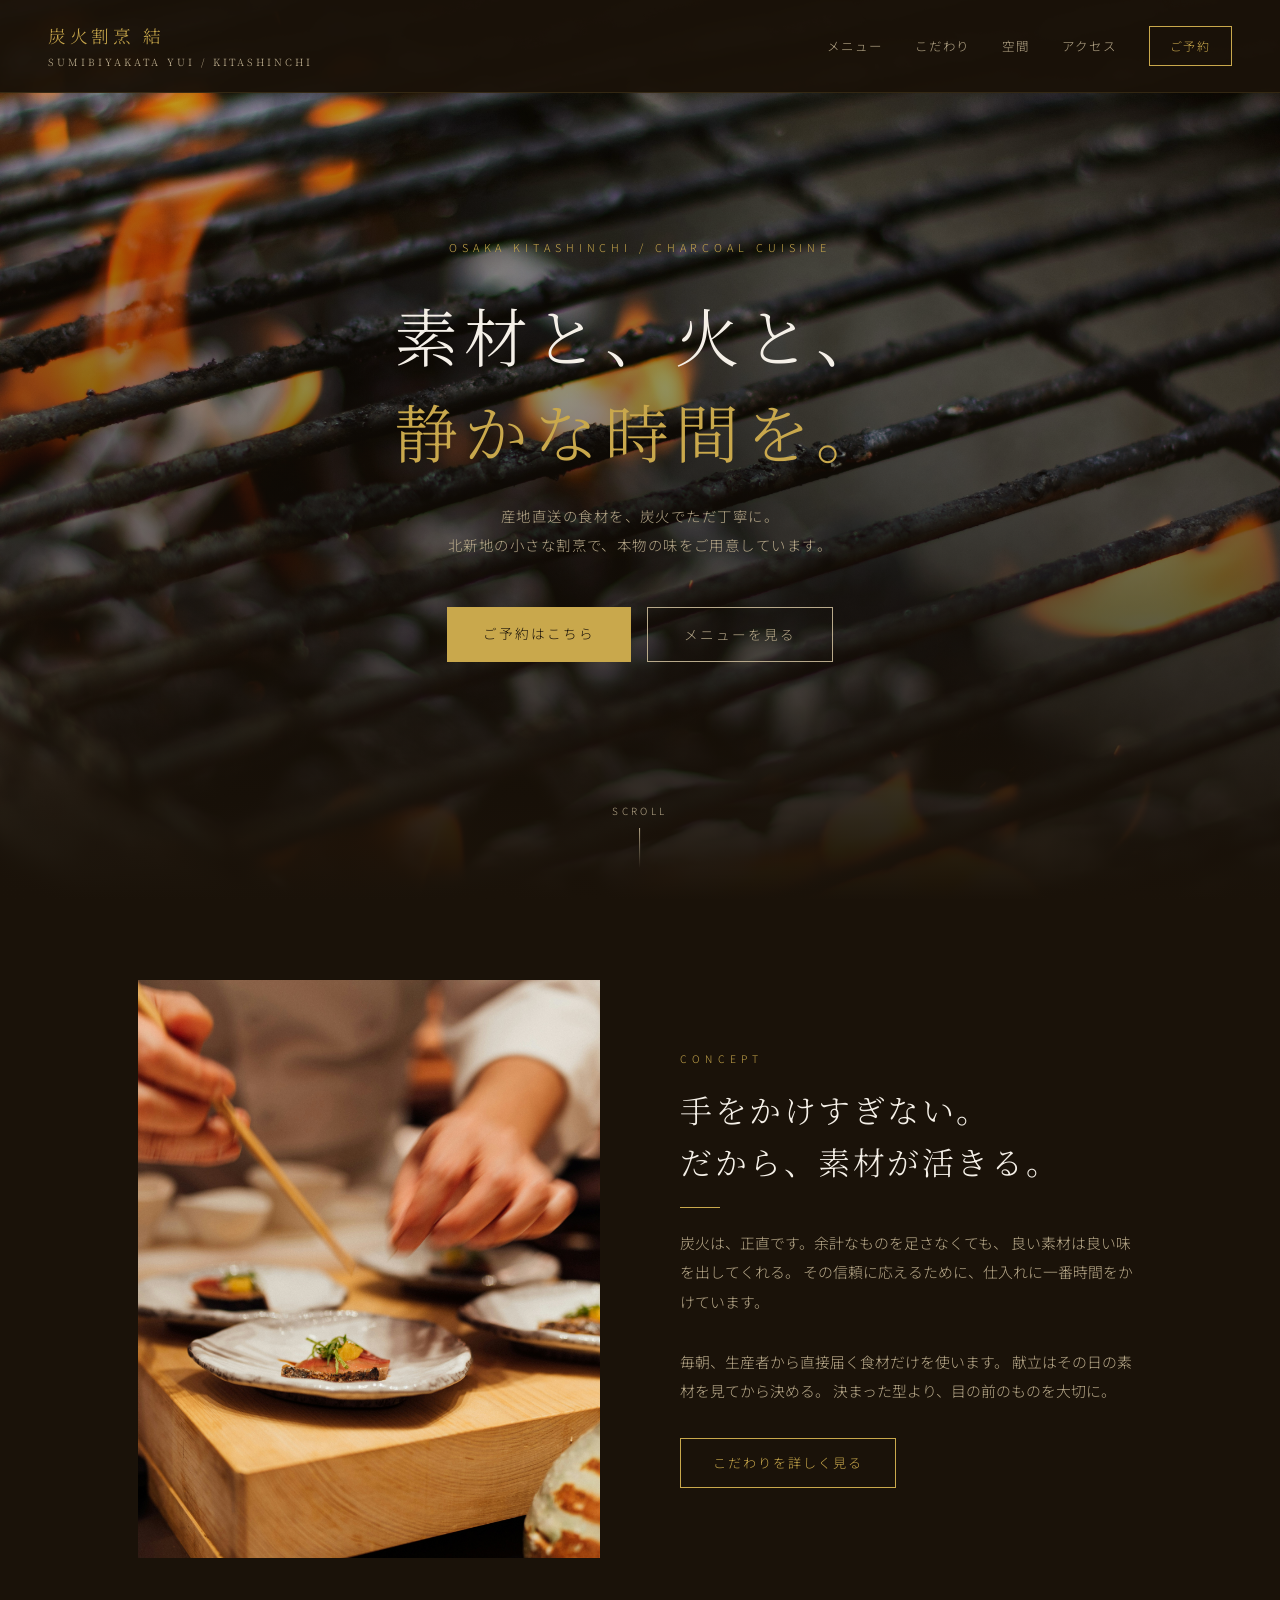
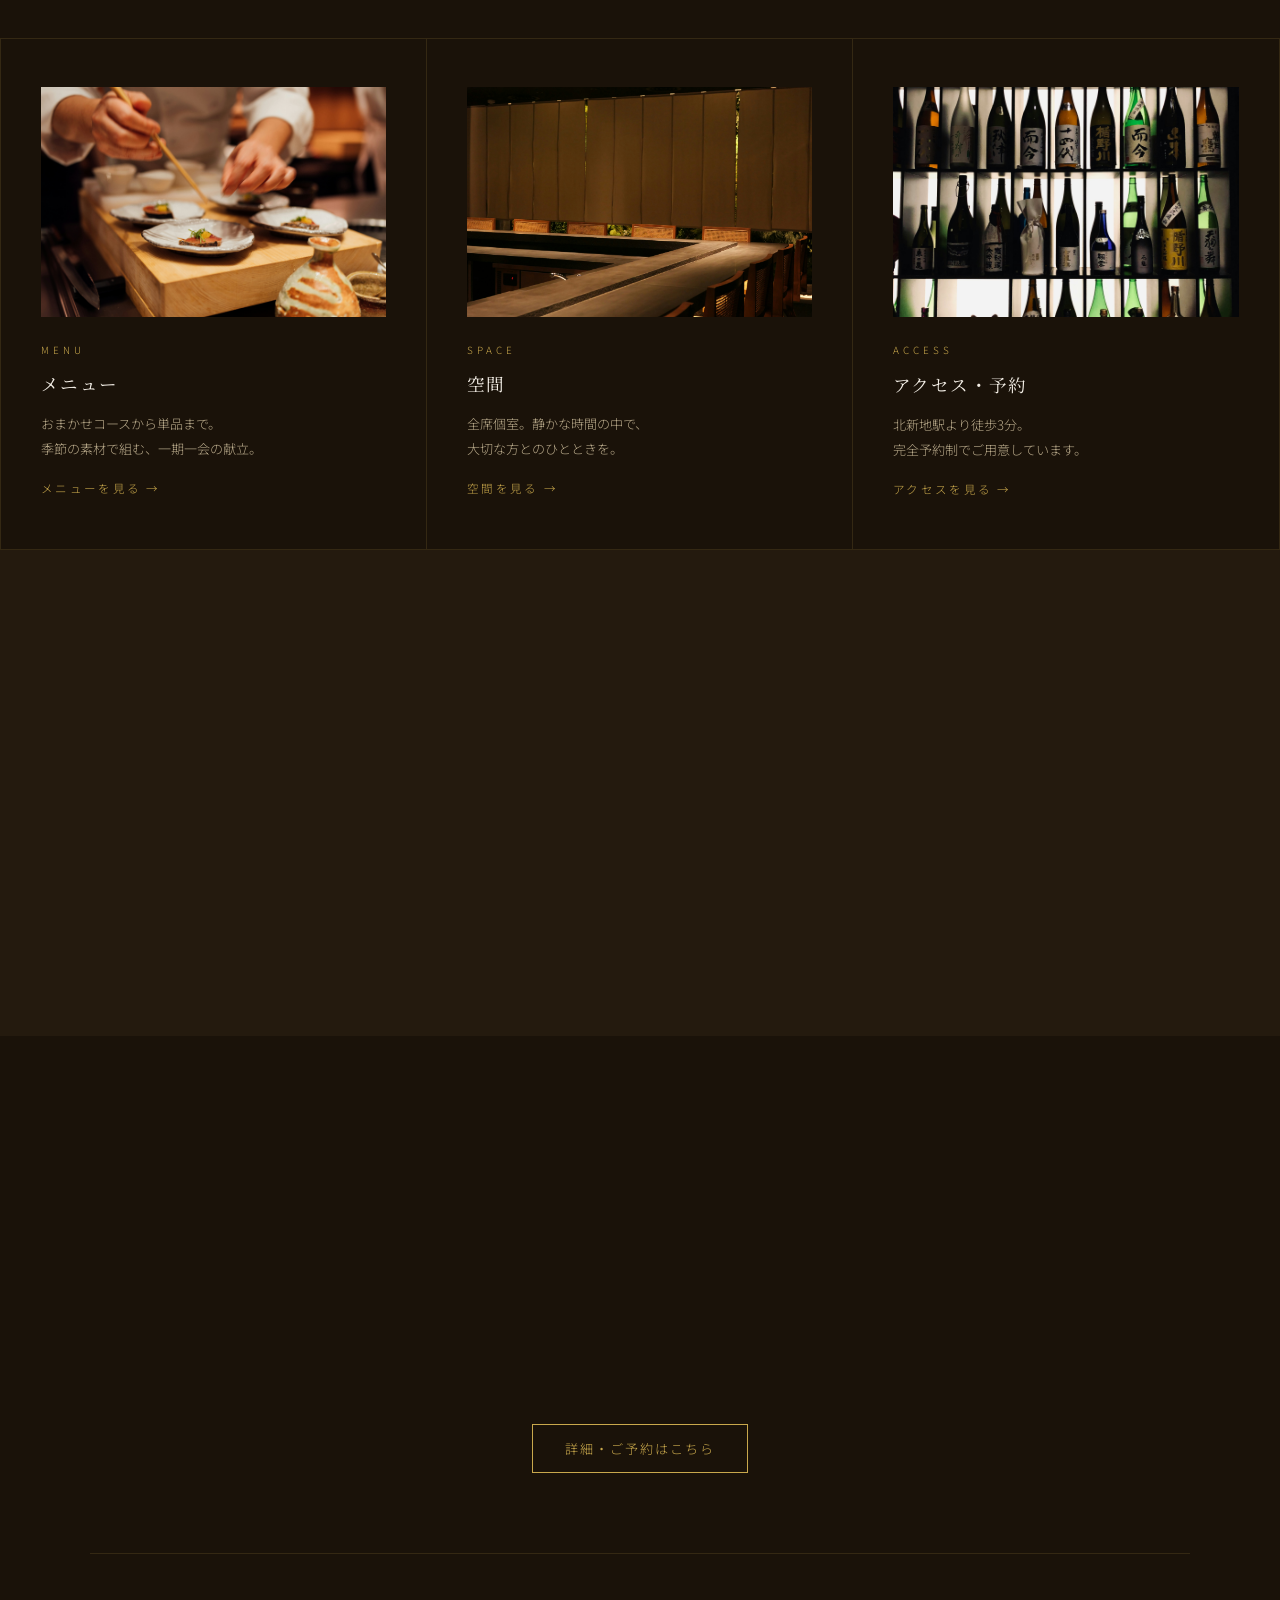
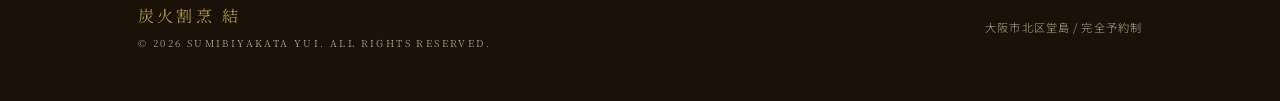
<file: index.html>
<!DOCTYPE html>
<html lang="ja">
<head>
  <meta charset="UTF-8">
  <meta name="viewport" content="width=device-width, initial-scale=1.0">
  <title>炭火割烹 結 | 大阪・北新地</title>
  <link rel="preconnect" href="https://fonts.googleapis.com">
  <link rel="preconnect" href="https://fonts.gstatic.com" crossorigin>
  <link href="https://fonts.googleapis.com/css2?family=Noto+Serif+JP:wght@300;400;600&family=Noto+Sans+JP:wght@300;400&display=swap" rel="stylesheet">
  <link rel="stylesheet" href="style.css">
  <style>
    /* ── ヒーロー ── */
    .hero {
      height: 100vh;
      display: flex;
      align-items: center;
      justify-content: center;
      text-align: center;
      position: relative;
      overflow: hidden;
    }
    .hero-bg {
      position: absolute;
      inset: 0;
      /* Unsplash License: free for commercial use, no attribution required */
      background:
        linear-gradient(to bottom, rgba(26,18,9,0.2) 0%, rgba(26,18,9,0.55) 55%, var(--bg) 100%),
        url('photo/grill.jpg') center/cover no-repeat;
    }
    .hero-content {
      position: relative;
      z-index: 1;
    }
    .hero-tag {
      font-size: 0.68rem;
      letter-spacing: 0.45em;
      color: var(--gold);
      margin-bottom: 28px;
    }
    .hero h1 {
      font-family: var(--serif);
      font-size: clamp(2.4rem, 5vw, 4rem);
      font-weight: 300;
      letter-spacing: 0.1em;
      line-height: 1.5;
      margin-bottom: 24px;
    }
    .hero h1 em {
      font-style: normal;
      color: var(--gold);
    }
    .hero-sub {
      font-size: 0.9rem;
      color: var(--text-muted);
      letter-spacing: 0.1em;
      margin-bottom: 48px;
      line-height: 2;
    }
    .hero-btns {
      display: flex;
      gap: 16px;
      justify-content: center;
    }
    .btn-secondary {
      display: inline-block;
      border: 1px solid var(--text-muted);
      color: var(--text-muted);
      padding: 14px 36px;
      font-size: 0.85rem;
      letter-spacing: 0.15em;
      text-decoration: none;
      transition: all 0.2s;
    }
    .btn-secondary:hover { border-color: var(--gold); color: var(--gold); }
    .scroll-hint {
      position: absolute;
      bottom: 32px;
      left: 50%;
      transform: translateX(-50%);
      display: flex;
      flex-direction: column;
      align-items: center;
      gap: 8px;
      color: var(--text-muted);
      font-size: 0.62rem;
      letter-spacing: 0.35em;
    }
    .scroll-hint::after {
      content: '';
      display: block;
      width: 1px;
      height: 40px;
      background: linear-gradient(to bottom, var(--text-muted), transparent);
      animation: scrollLine 1.6s ease-in-out infinite;
    }
    @keyframes scrollLine {
      0%   { opacity: 1; transform: scaleY(1);   transform-origin: top; }
      100% { opacity: 0; transform: scaleY(0);   transform-origin: top; }
    }

    /* ── コンセプト ── */
    .concept-inner {
      display: grid;
      grid-template-columns: 1fr 1fr;
      gap: 80px;
      align-items: center;
    }
    .concept-img {
      aspect-ratio: 4/5;
      /* Unsplash License: free for commercial use, no attribution required */
      background: url('photo/dish.jpg') center/cover no-repeat;
      position: relative;
    }
    .concept-img::after {
      content: '';
    }

    /* ── ピックアップリンク ── */
    .pickup-grid {
      display: grid;
      grid-template-columns: repeat(3, 1fr);
      gap: 0;
      margin-top: 0;
      border: 1px solid rgba(201,168,76,0.15);
    }
    .pickup-item {
      padding: 48px 40px;
      border-right: 1px solid rgba(201,168,76,0.15);
      text-decoration: none;
      color: var(--text);
      transition: background 0.2s;
      display: block;
    }
    .pickup-item:last-child { border-right: none; }
    .pickup-item:hover { background: var(--bg-mid); }
    .pickup-thumb {
      aspect-ratio: 3/2;
      background-size: cover;
      background-position: center;
      margin-bottom: 24px;
      position: relative;
    }
    .pickup-thumb::after {
      content: '';
    }
    /* Unsplash License: free for commercial use, no attribution required */
    .pickup-item:nth-child(1) .pickup-thumb {
      background-image: url('photo/dish.jpg');
    }
    .pickup-item:nth-child(2) .pickup-thumb {
      background-image: url('photo/enter.jpg');
    }
    .pickup-item:nth-child(3) .pickup-thumb {
      background-image: url('photo/sake.jpg');
    }
    .pickup-label {
      font-size: 0.62rem;
      letter-spacing: 0.4em;
      color: var(--gold);
      margin-bottom: 10px;
    }
    .pickup-title {
      font-family: var(--serif);
      font-size: 1.1rem;
      font-weight: 400;
      letter-spacing: 0.08em;
      margin-bottom: 12px;
    }
    .pickup-text {
      font-size: 0.82rem;
      color: var(--text-muted);
      line-height: 1.9;
    }
    .pickup-more {
      display: inline-block;
      margin-top: 16px;
      font-size: 0.72rem;
      letter-spacing: 0.2em;
      color: var(--gold);
    }

    /* ── お知らせ ── */
    .news-bg {
      background: var(--bg-mid);
      padding: 80px 0;
    }
    .news-list {
      margin-top: 40px;
      border-top: 1px solid rgba(201,168,76,0.15);
    }
    .news-item {
      display: flex;
      gap: 32px;
      align-items: baseline;
      padding: 20px 0;
      border-bottom: 1px solid rgba(201,168,76,0.1);
      text-decoration: none;
      color: var(--text-muted);
      transition: color 0.2s;
      font-size: 0.88rem;
    }
    .news-item:hover { color: var(--text); }
    .news-date {
      font-size: 0.75rem;
      color: var(--gold);
      letter-spacing: 0.1em;
      flex-shrink: 0;
      width: 100px;
    }

    /* ── アクセス概要 ── */
    .access-bar {
      display: grid;
      grid-template-columns: repeat(4, 1fr);
      gap: 0;
      border: 1px solid rgba(201,168,76,0.15);
      margin-top: 48px;
    }
    .access-bar-item {
      padding: 32px 28px;
      border-right: 1px solid rgba(201,168,76,0.15);
    }
    .access-bar-item:last-child { border-right: none; }
    .access-bar-label {
      font-size: 0.62rem;
      letter-spacing: 0.35em;
      color: var(--gold);
      margin-bottom: 10px;
    }
    .access-bar-val {
      font-size: 0.88rem;
      color: var(--text-muted);
      line-height: 1.7;
    }

    @media (max-width: 768px) {
      .concept-inner { grid-template-columns: 1fr; }
      .concept-img { display: none; }
      .pickup-grid { grid-template-columns: 1fr; }
      .pickup-item { border-right: none; border-bottom: 1px solid rgba(201,168,76,0.15); }
      .pickup-item:last-child { border-bottom: none; }
      .access-bar { grid-template-columns: 1fr 1fr; }
      .access-bar-item:nth-child(2) { border-right: none; }
      .access-bar-item { border-bottom: 1px solid rgba(201,168,76,0.15); }
    }
  </style>
</head>
<body>

<header>
  <a href="index.html" class="logo">
    炭火割烹 結
    <span>SUMIBIYAKATA YUI / KITASHINCHI</span>
  </a>
  <nav>
    <a href="menu.html">メニュー</a>
    <a href="about.html">こだわり</a>
    <a href="space.html">空間</a>
    <a href="access.html">アクセス</a>
    <a href="access.html" class="btn-reserve">ご予約</a>
  </nav>
</header>

<!-- ヒーロー -->
<section class="hero">
  <div class="hero-bg"></div>
  <div class="hero-content">
    <div class="hero-tag">OSAKA KITASHINCHI / CHARCOAL CUISINE</div>
    <h1>
      素材と、火と、<br><em>静かな時間を。</em>
    </h1>
    <p class="hero-sub">
      産地直送の食材を、炭火でただ丁寧に。<br>
      北新地の小さな割烹で、本物の味をご用意しています。
    </p>
    <div class="hero-btns">
      <a href="access.html" class="btn-primary">ご予約はこちら</a>
      <a href="menu.html" class="btn-secondary">メニューを見る</a>
    </div>
  </div>
  <div class="scroll-hint">SCROLL</div>
</section>

<!-- コンセプト -->
<div class="section-block">
  <div class="concept-inner">
    <div class="concept-img reveal"></div>
    <div class="reveal">
      <span class="section-label">CONCEPT</span>
      <h2 class="section-title">
        手をかけすぎない。<br>だから、素材が活きる。
      </h2>
      <div class="divider"></div>
      <p class="section-text">
        炭火は、正直です。余計なものを足さなくても、
        良い素材は良い味を出してくれる。
        その信頼に応えるために、仕入れに一番時間をかけています。<br><br>
        毎朝、生産者から直接届く食材だけを使います。
        献立はその日の素材を見てから決める。
        決まった型より、目の前のものを大切に。
      </p>
      <div style="margin-top: 32px;">
        <a href="about.html" class="btn-outline">こだわりを詳しく見る</a>
      </div>
    </div>
  </div>
</div>

<!-- ピックアップ -->
<div class="pickup-grid reveal">
  <a href="menu.html" class="pickup-item">
    <div class="pickup-thumb"></div>
    <div class="pickup-label">MENU</div>
    <div class="pickup-title">メニュー</div>
    <p class="pickup-text">おまかせコースから単品まで。<br>季節の素材で組む、一期一会の献立。</p>
    <span class="pickup-more">メニューを見る →</span>
  </a>
  <a href="space.html" class="pickup-item">
    <div class="pickup-thumb"></div>
    <div class="pickup-label">SPACE</div>
    <div class="pickup-title">空間</div>
    <p class="pickup-text">全席個室。静かな時間の中で、<br>大切な方とのひとときを。</p>
    <span class="pickup-more">空間を見る →</span>
  </a>
  <a href="access.html" class="pickup-item">
    <div class="pickup-thumb"></div>
    <div class="pickup-label">ACCESS</div>
    <div class="pickup-title">アクセス・予約</div>
    <p class="pickup-text">北新地駅より徒歩3分。<br>完全予約制でご用意しています。</p>
    <span class="pickup-more">アクセスを見る →</span>
  </a>
</div>

<!-- お知らせ -->
<div class="news-bg">
  <div class="container">
    <div class="reveal">
      <span class="section-label">NEWS</span>
      <h2 class="section-title">お知らせ</h2>
    </div>
    <div class="news-list reveal">
      <a href="#" class="news-item">
        <span class="news-date">2026.04.01</span>
        <span>春のおまかせコースが始まりました。蕗の薹・筍など春の食材をふんだんに。</span>
      </a>
      <a href="#" class="news-item">
        <span class="news-date">2026.03.15</span>
        <span>GW期間中（4/29〜5/5）の営業についてのご案内</span>
      </a>
      <a href="#" class="news-item">
        <span class="news-date">2026.03.01</span>
        <span>日本酒ラインナップを更新しました。新潟・十日町の限定銘柄が入荷。</span>
      </a>
    </div>
  </div>
</div>

<!-- アクセス概要 -->
<div class="section-block">
  <div class="reveal">
    <span class="section-label">ACCESS</span>
    <h2 class="section-title">アクセス</h2>
  </div>
  <div class="access-bar reveal">
    <div class="access-bar-item">
      <div class="access-bar-label">LOCATION</div>
      <div class="access-bar-val">大阪府大阪市北区堂島<br>北新地エリア</div>
    </div>
    <div class="access-bar-item">
      <div class="access-bar-label">ACCESS</div>
      <div class="access-bar-val">北新地駅より徒歩3分<br>梅田駅より徒歩8分</div>
    </div>
    <div class="access-bar-item">
      <div class="access-bar-label">HOURS</div>
      <div class="access-bar-val">17:30〜23:00<br>（L.O. 21:30）</div>
    </div>
    <div class="access-bar-item">
      <div class="access-bar-label">CLOSED</div>
      <div class="access-bar-val">日曜日・月曜日<br>完全予約制</div>
    </div>
  </div>
  <div style="margin-top: 32px; text-align: center;">
    <a href="access.html" class="btn-outline">詳細・ご予約はこちら</a>
  </div>
</div>

<footer>
  <div class="footer-logo">
    炭火割烹 結
    <span>© 2026 SUMIBIYAKATA YUI. ALL RIGHTS RESERVED.</span>
  </div>
  <div class="footer-copy">大阪市北区堂島 / 完全予約制</div>
</footer>

<script>
  const reveals = document.querySelectorAll('.reveal');
  const observer = new IntersectionObserver((entries) => {
    entries.forEach(entry => {
      if (entry.isIntersecting) { entry.target.classList.add('visible'); observer.unobserve(entry.target); }
    });
  }, { threshold: 0.08 });
  reveals.forEach(el => observer.observe(el));
</script>
</body>
</html>
</file>
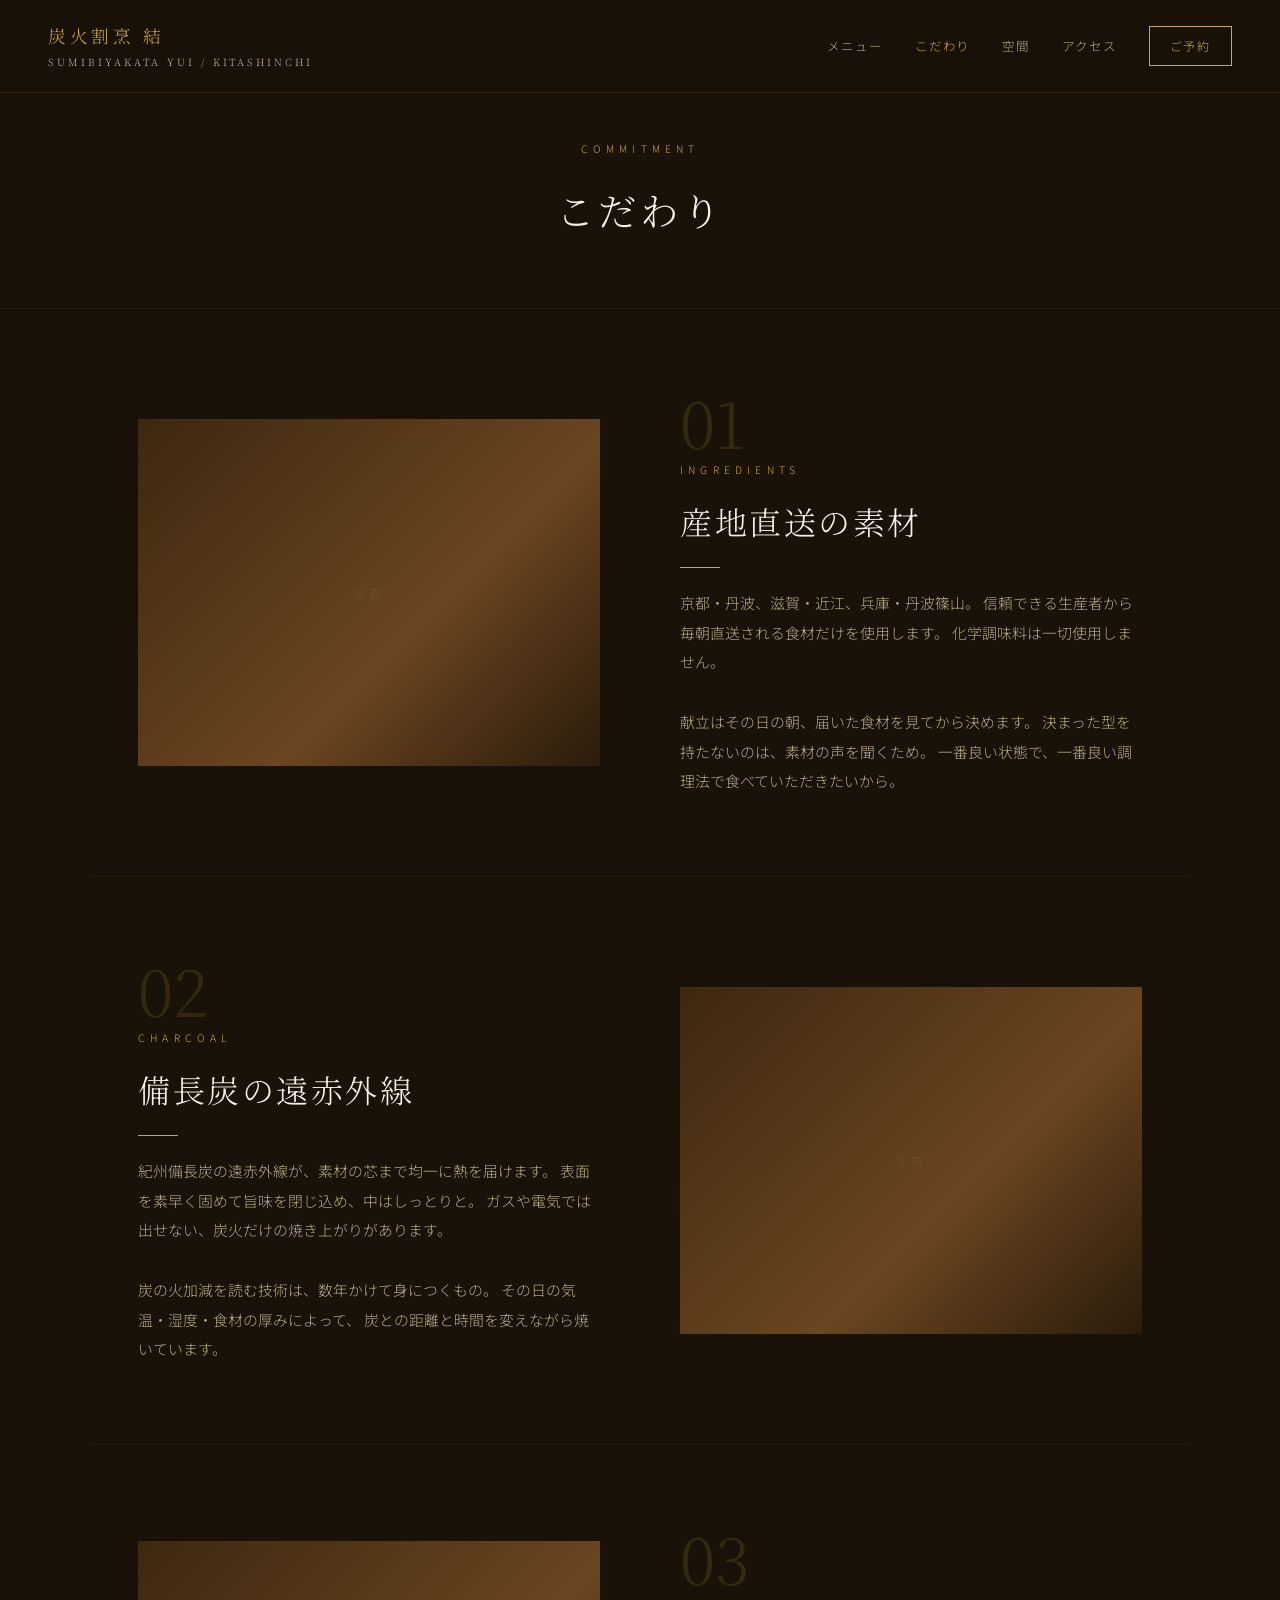
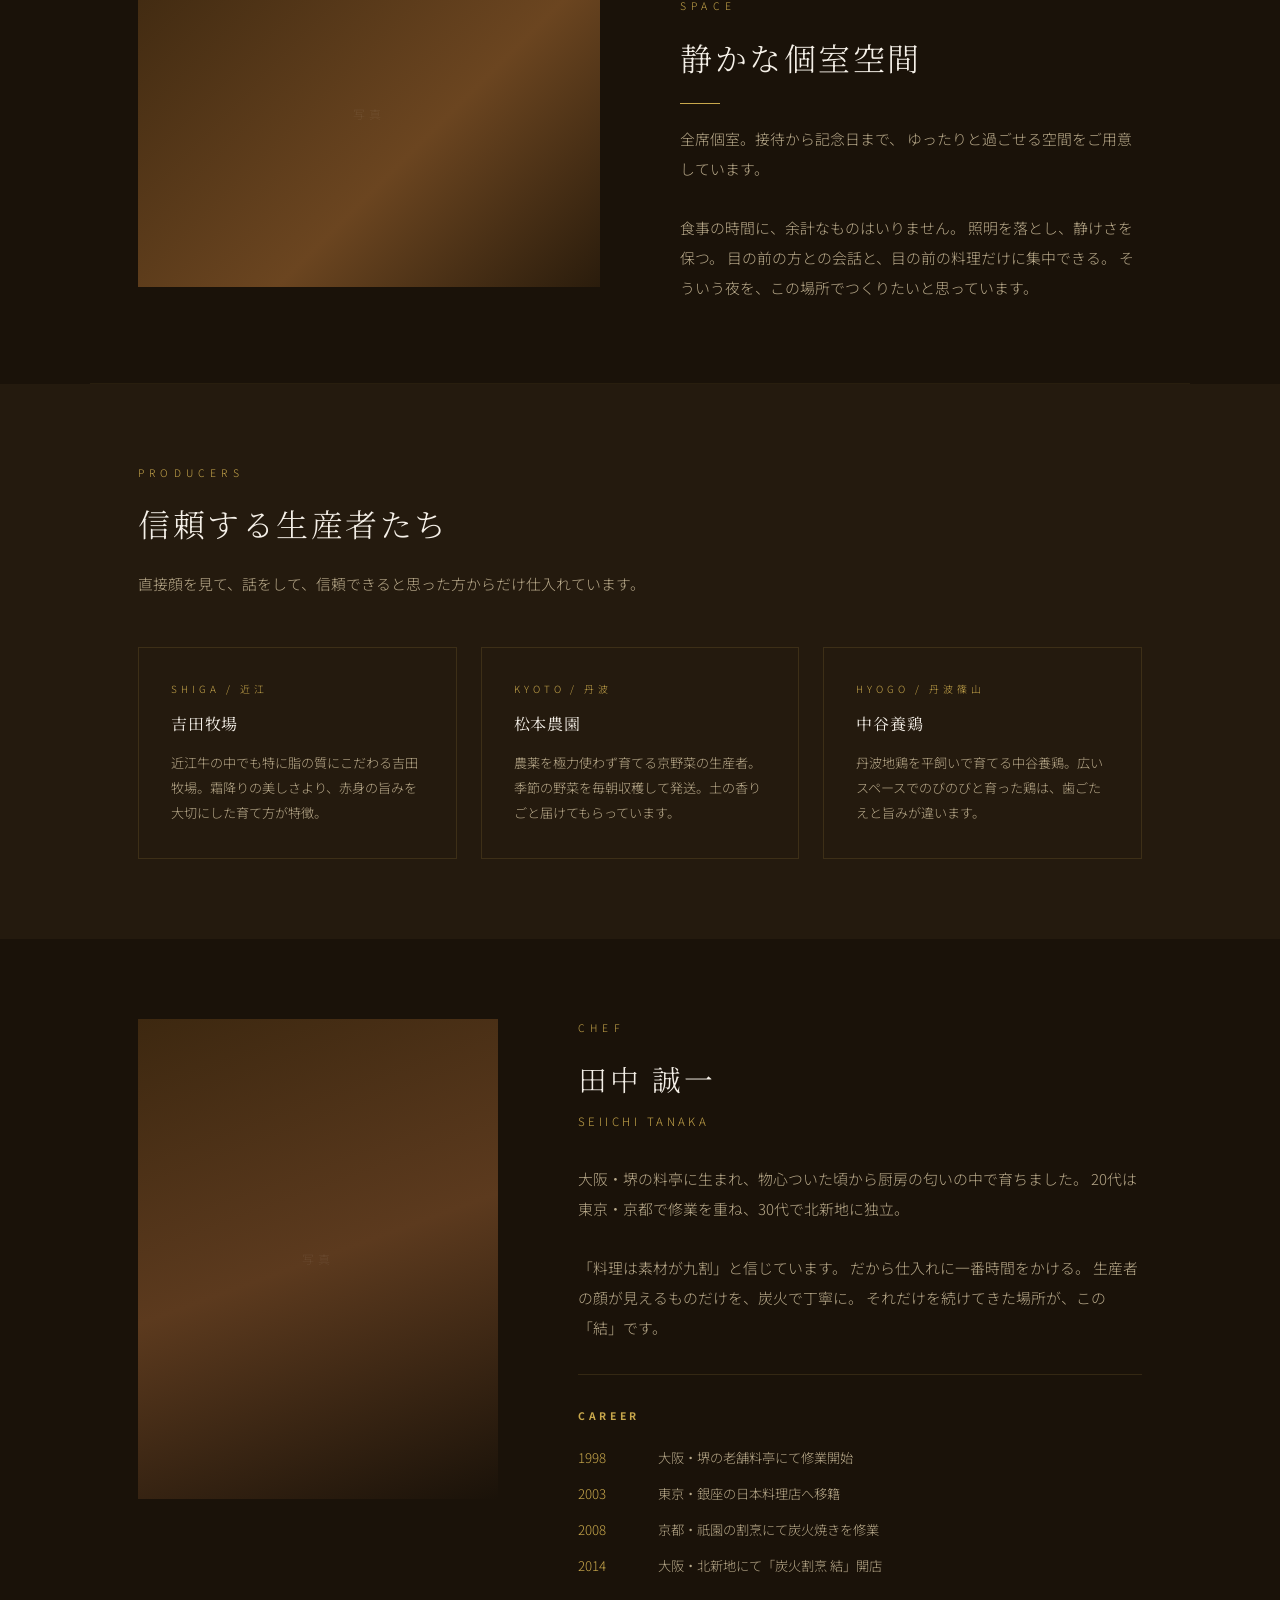
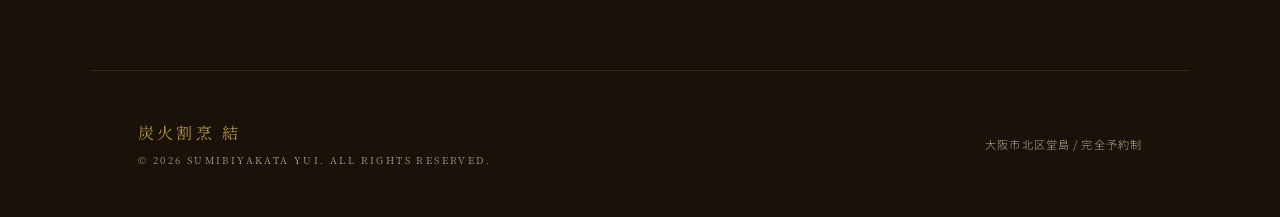
<file: about.html>
<!DOCTYPE html>
<html lang="ja">
<head>
  <meta charset="UTF-8">
  <meta name="viewport" content="width=device-width, initial-scale=1.0">
  <title>こだわり | 炭火割烹 結</title>
  <link rel="preconnect" href="https://fonts.googleapis.com">
  <link rel="preconnect" href="https://fonts.gstatic.com" crossorigin>
  <link href="https://fonts.googleapis.com/css2?family=Noto+Serif+JP:wght@300;400;600&family=Noto+Sans+JP:wght@300;400&display=swap" rel="stylesheet">
  <link rel="stylesheet" href="style.css">
  <style>
    /* ── こだわりブロック ── */
    .kodawari-block {
      display: grid;
      grid-template-columns: 1fr 1fr;
      gap: 80px;
      align-items: center;
      padding: 80px 48px;
      max-width: 1100px;
      margin: 0 auto;
      border-bottom: 1px solid rgba(201,168,76,0.08);
    }
    .kodawari-block.reverse { direction: rtl; }
    .kodawari-block.reverse > * { direction: ltr; }
    .kodawari-img {
      aspect-ratio: 4/3;
      background: linear-gradient(135deg, #3d2810 0%, #6b4520 60%, #2a1c0c 100%);
      position: relative;
    }
    .kodawari-img::after {
      content: '写真';
      position: absolute;
      inset: 0;
      display: flex;
      align-items: center;
      justify-content: center;
      color: rgba(255,255,255,0.08);
      font-size: 0.75rem;
      letter-spacing: 0.3em;
    }
    .kodawari-num {
      font-family: var(--serif);
      font-size: 4rem;
      font-weight: 300;
      color: rgba(201,168,76,0.15);
      line-height: 1;
      margin-bottom: 8px;
    }

    /* ── 生産者ブロック ── */
    .producer-bg {
      background: var(--bg-mid);
      padding: 80px 0;
    }
    .producer-grid {
      display: grid;
      grid-template-columns: repeat(3, 1fr);
      gap: 24px;
      margin-top: 48px;
    }
    .producer-card {
      border: 1px solid rgba(201,168,76,0.15);
      padding: 32px;
    }
    .producer-region {
      font-size: 0.62rem;
      letter-spacing: 0.4em;
      color: var(--gold);
      margin-bottom: 12px;
    }
    .producer-card h3 {
      font-family: var(--serif);
      font-size: 1rem;
      font-weight: 400;
      margin-bottom: 12px;
      letter-spacing: 0.05em;
    }
    .producer-card p {
      font-size: 0.82rem;
      color: var(--text-muted);
      line-height: 1.9;
    }

    /* ── 店主について ── */
    .chef-inner {
      display: grid;
      grid-template-columns: 360px 1fr;
      gap: 80px;
      align-items: start;
    }
    .chef-img {
      aspect-ratio: 3/4;
      background: linear-gradient(160deg, #3d2810, #5c3a1e, #1a1209);
      position: relative;
    }
    .chef-img::after {
      content: '写真';
      position: absolute;
      inset: 0;
      display: flex;
      align-items: center;
      justify-content: center;
      color: rgba(255,255,255,0.08);
      font-size: 0.75rem;
      letter-spacing: 0.3em;
    }
    .chef-name {
      font-family: var(--serif);
      font-size: 1.8rem;
      font-weight: 300;
      letter-spacing: 0.1em;
      margin-bottom: 6px;
    }
    .chef-name-en {
      font-size: 0.72rem;
      letter-spacing: 0.3em;
      color: var(--gold);
      margin-bottom: 32px;
    }
    .chef-history {
      margin-top: 32px;
      border-top: 1px solid rgba(201,168,76,0.15);
      padding-top: 32px;
    }
    .chef-history h4 {
      font-size: 0.65rem;
      letter-spacing: 0.35em;
      color: var(--gold);
      margin-bottom: 20px;
    }
    .history-item {
      display: flex;
      gap: 24px;
      font-size: 0.83rem;
      margin-bottom: 12px;
      color: var(--text-muted);
    }
    .history-year {
      color: var(--gold);
      flex-shrink: 0;
      width: 56px;
    }

    @media (max-width: 768px) {
      .kodawari-block { grid-template-columns: 1fr; gap: 32px; }
      .kodawari-block.reverse { direction: ltr; }
      .kodawari-img { display: none; }
      .producer-grid { grid-template-columns: 1fr; }
      .chef-inner { grid-template-columns: 1fr; }
      .chef-img { display: none; }
    }
  </style>
</head>
<body>

<header>
  <a href="index.html" class="logo">
    炭火割烹 結
    <span>SUMIBIYAKATA YUI / KITASHINCHI</span>
  </a>
  <nav>
    <a href="menu.html">メニュー</a>
    <a href="about.html" class="active">こだわり</a>
    <a href="space.html">空間</a>
    <a href="access.html">アクセス</a>
    <a href="access.html" class="btn-reserve">ご予約</a>
  </nav>
</header>

<div class="page-hero">
  <span class="section-label">COMMITMENT</span>
  <h1>こだわり</h1>
</div>

<!-- こだわり1：素材 -->
<div class="kodawari-block">
  <div class="kodawari-img reveal"></div>
  <div class="reveal">
    <div class="kodawari-num">01</div>
    <span class="section-label">INGREDIENTS</span>
    <h2 class="section-title">産地直送の素材</h2>
    <div class="divider"></div>
    <p class="section-text">
      京都・丹波、滋賀・近江、兵庫・丹波篠山。
      信頼できる生産者から毎朝直送される食材だけを使用します。
      化学調味料は一切使用しません。<br><br>
      献立はその日の朝、届いた食材を見てから決めます。
      決まった型を持たないのは、素材の声を聞くため。
      一番良い状態で、一番良い調理法で食べていただきたいから。
    </p>
  </div>
</div>

<!-- こだわり2：炭火 -->
<div class="kodawari-block reverse">
  <div class="kodawari-img reveal"></div>
  <div class="reveal">
    <div class="kodawari-num">02</div>
    <span class="section-label">CHARCOAL</span>
    <h2 class="section-title">備長炭の遠赤外線</h2>
    <div class="divider"></div>
    <p class="section-text">
      紀州備長炭の遠赤外線が、素材の芯まで均一に熱を届けます。
      表面を素早く固めて旨味を閉じ込め、中はしっとりと。
      ガスや電気では出せない、炭火だけの焼き上がりがあります。<br><br>
      炭の火加減を読む技術は、数年かけて身につくもの。
      その日の気温・湿度・食材の厚みによって、
      炭との距離と時間を変えながら焼いています。
    </p>
  </div>
</div>

<!-- こだわり3：空間 -->
<div class="kodawari-block">
  <div class="kodawari-img reveal"></div>
  <div class="reveal">
    <div class="kodawari-num">03</div>
    <span class="section-label">SPACE</span>
    <h2 class="section-title">静かな個室空間</h2>
    <div class="divider"></div>
    <p class="section-text">
      全席個室。接待から記念日まで、
      ゆったりと過ごせる空間をご用意しています。<br><br>
      食事の時間に、余計なものはいりません。
      照明を落とし、静けさを保つ。
      目の前の方との会話と、目の前の料理だけに集中できる。
      そういう夜を、この場所でつくりたいと思っています。
    </p>
  </div>
</div>

<!-- 生産者 -->
<div class="producer-bg">
  <div class="container">
    <div class="reveal">
      <span class="section-label">PRODUCERS</span>
      <h2 class="section-title">信頼する生産者たち</h2>
      <p class="section-text">直接顔を見て、話をして、信頼できると思った方からだけ仕入れています。</p>
    </div>
    <div class="producer-grid">
      <div class="producer-card reveal">
        <div class="producer-region">SHIGA / 近江</div>
        <h3>吉田牧場</h3>
        <p>近江牛の中でも特に脂の質にこだわる吉田牧場。霜降りの美しさより、赤身の旨みを大切にした育て方が特徴。</p>
      </div>
      <div class="producer-card reveal">
        <div class="producer-region">KYOTO / 丹波</div>
        <h3>松本農園</h3>
        <p>農薬を極力使わず育てる京野菜の生産者。季節の野菜を毎朝収穫して発送。土の香りごと届けてもらっています。</p>
      </div>
      <div class="producer-card reveal">
        <div class="producer-region">HYOGO / 丹波篠山</div>
        <h3>中谷養鶏</h3>
        <p>丹波地鶏を平飼いで育てる中谷養鶏。広いスペースでのびのびと育った鶏は、歯ごたえと旨みが違います。</p>
      </div>
    </div>
  </div>
</div>

<!-- 店主 -->
<div class="section-block">
  <div class="chef-inner">
    <div class="chef-img reveal"></div>
    <div class="reveal">
      <span class="section-label">CHEF</span>
      <div class="chef-name">田中 誠一</div>
      <div class="chef-name-en">SEIICHI TANAKA</div>
      <p class="section-text">
        大阪・堺の料亭に生まれ、物心ついた頃から厨房の匂いの中で育ちました。
        20代は東京・京都で修業を重ね、30代で北新地に独立。<br><br>
        「料理は素材が九割」と信じています。
        だから仕入れに一番時間をかける。
        生産者の顔が見えるものだけを、炭火で丁寧に。
        それだけを続けてきた場所が、この「結」です。
      </p>
      <div class="chef-history">
        <h4>CAREER</h4>
        <div class="history-item"><span class="history-year">1998</span><span>大阪・堺の老舗料亭にて修業開始</span></div>
        <div class="history-item"><span class="history-year">2003</span><span>東京・銀座の日本料理店へ移籍</span></div>
        <div class="history-item"><span class="history-year">2008</span><span>京都・祇園の割烹にて炭火焼きを修業</span></div>
        <div class="history-item"><span class="history-year">2014</span><span>大阪・北新地にて「炭火割烹 結」開店</span></div>
      </div>
    </div>
  </div>
</div>

<footer>
  <div class="footer-logo">
    炭火割烹 結
    <span>© 2026 SUMIBIYAKATA YUI. ALL RIGHTS RESERVED.</span>
  </div>
  <div class="footer-copy">大阪市北区堂島 / 完全予約制</div>
</footer>

<script>
  const reveals = document.querySelectorAll('.reveal');
  const observer = new IntersectionObserver((entries) => {
    entries.forEach(entry => {
      if (entry.isIntersecting) { entry.target.classList.add('visible'); observer.unobserve(entry.target); }
    });
  }, { threshold: 0.08 });
  reveals.forEach(el => observer.observe(el));
</script>
</body>
</html>
</file>
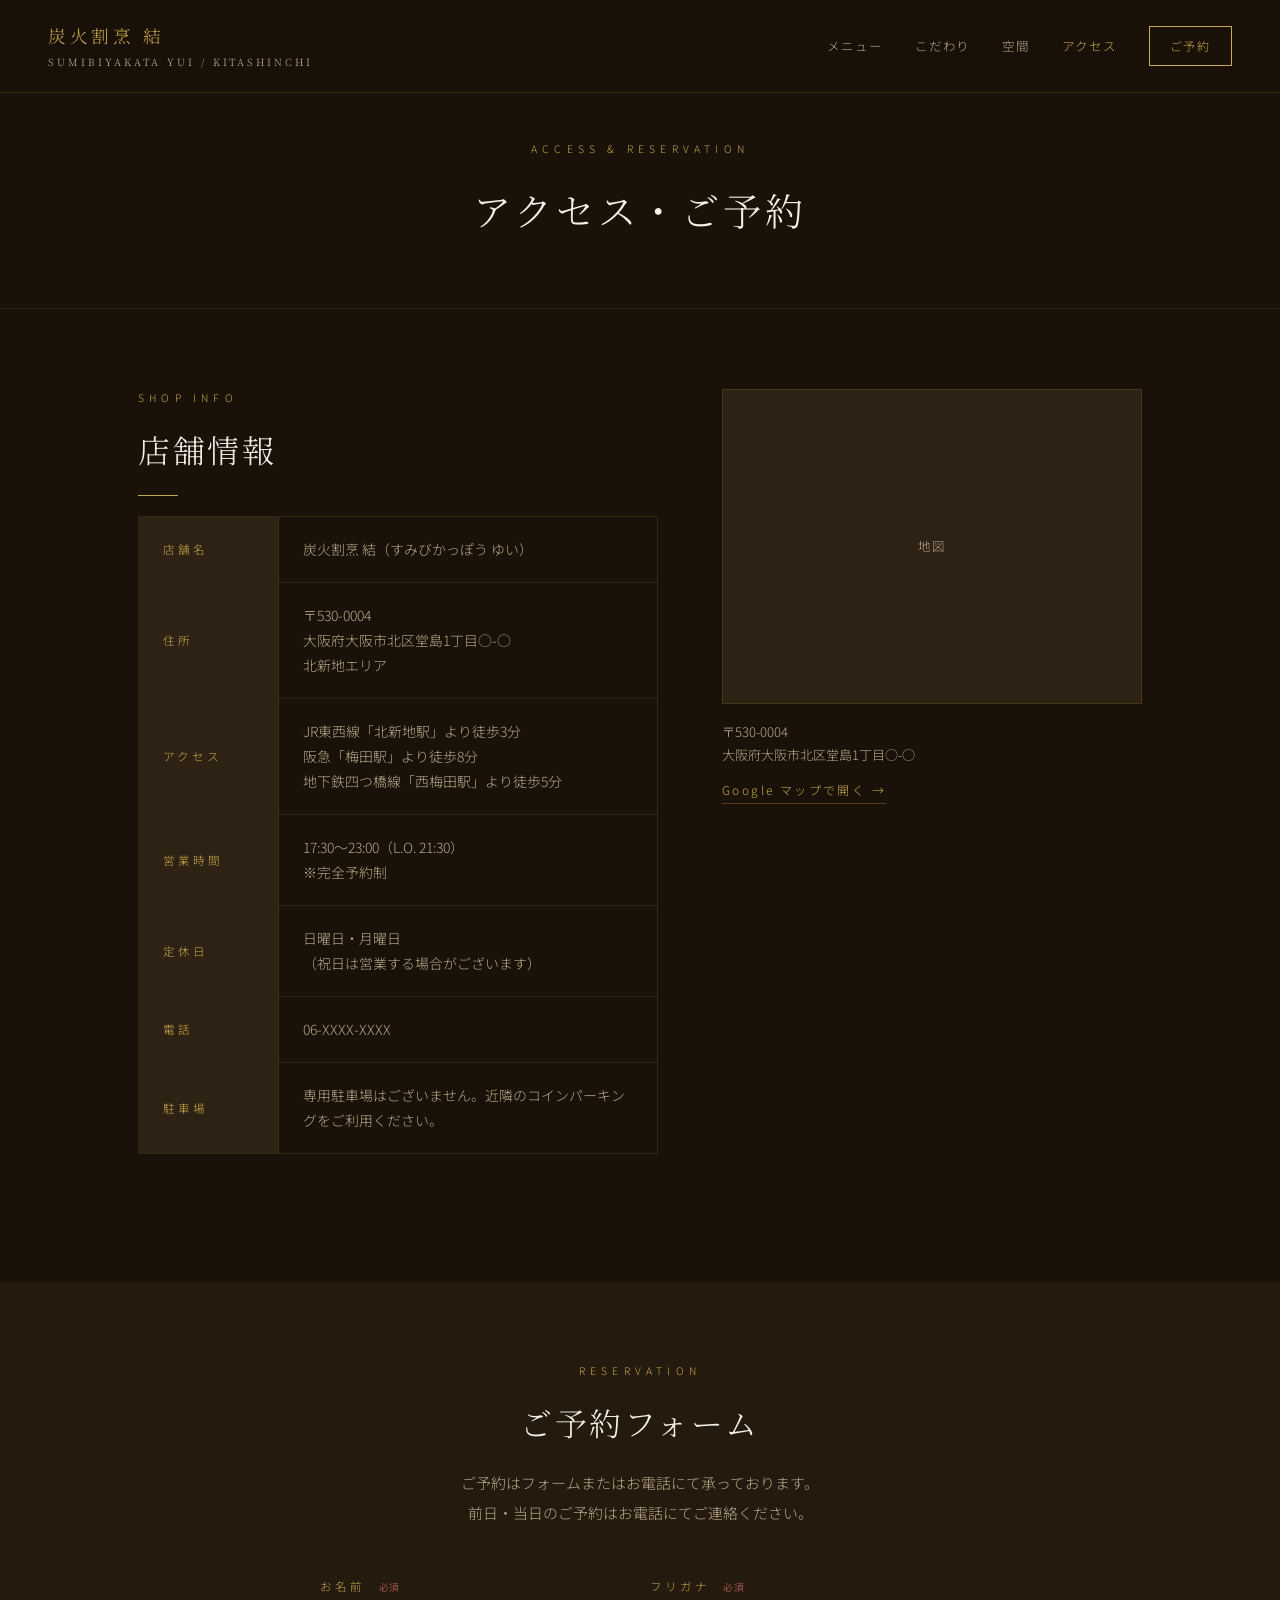
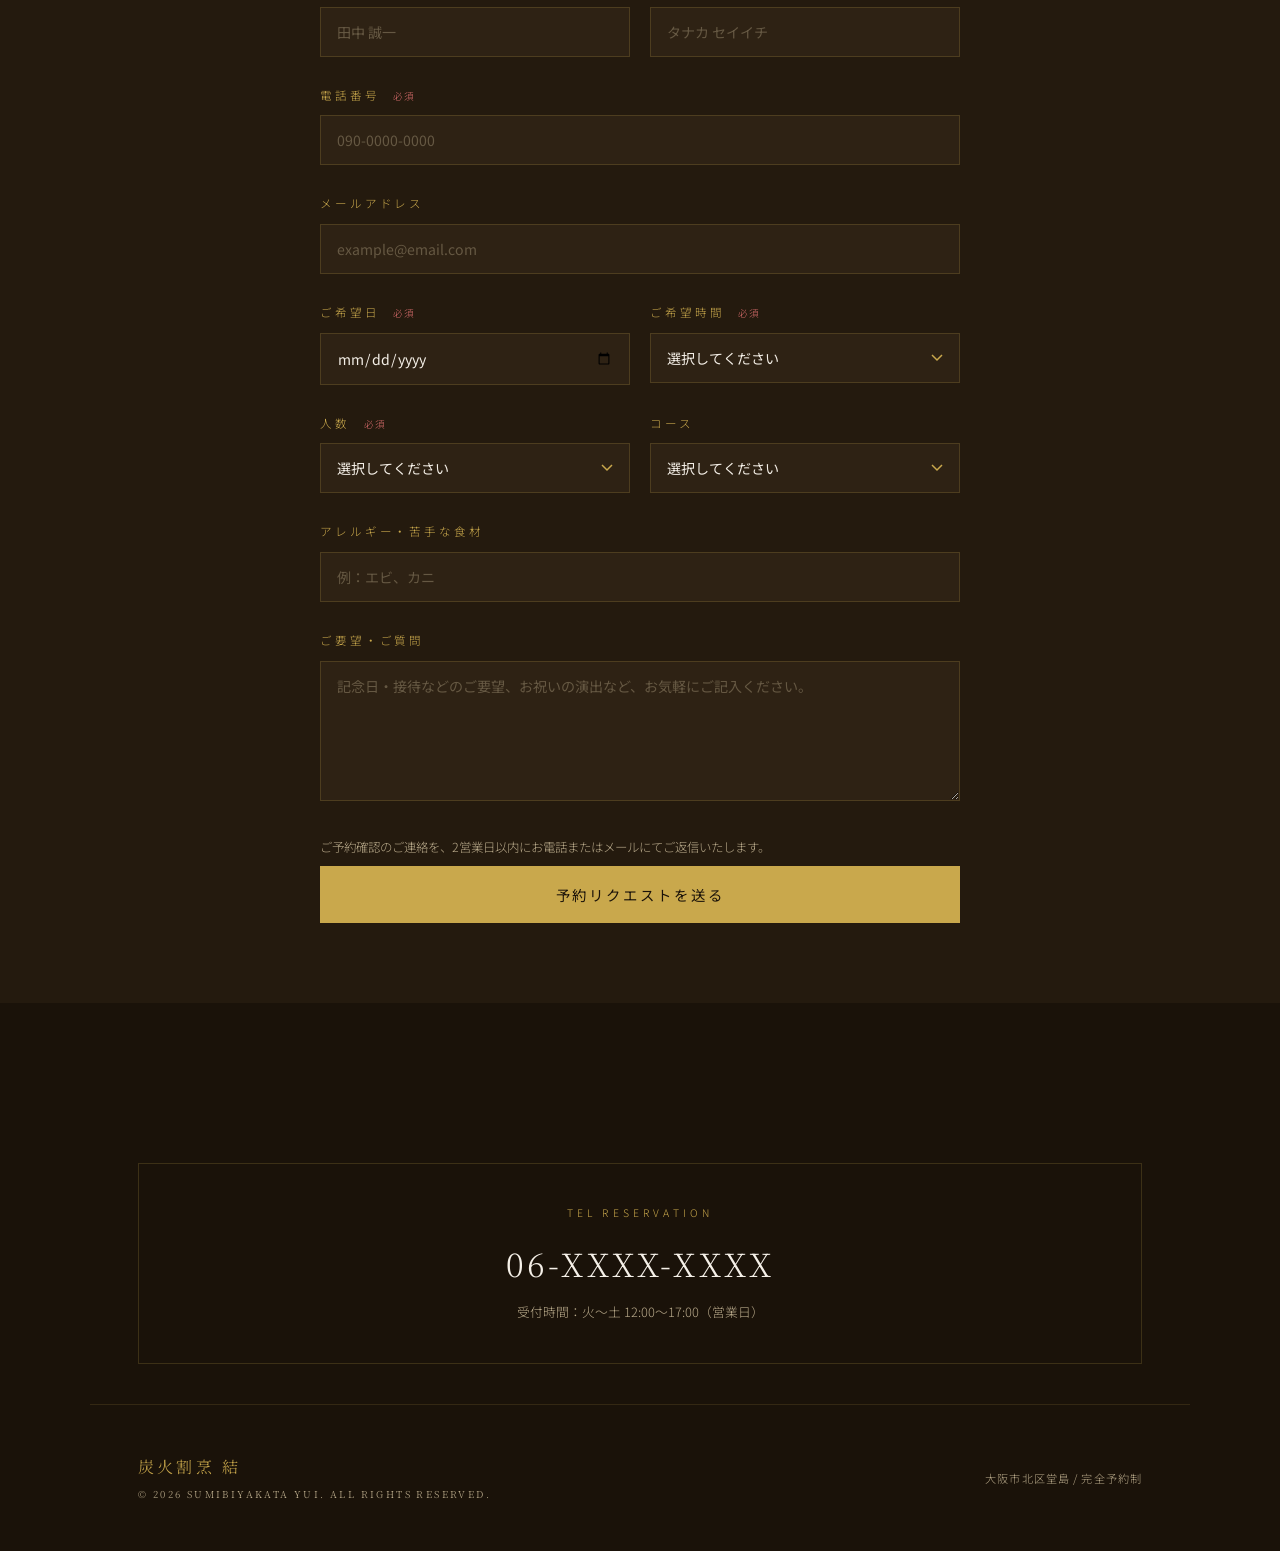
<file: access.html>
<!DOCTYPE html>
<html lang="ja">
<head>
  <meta charset="UTF-8">
  <meta name="viewport" content="width=device-width, initial-scale=1.0">
  <title>アクセス・予約 | 炭火割烹 結</title>
  <link rel="preconnect" href="https://fonts.googleapis.com">
  <link rel="preconnect" href="https://fonts.gstatic.com" crossorigin>
  <link href="https://fonts.googleapis.com/css2?family=Noto+Serif+JP:wght@300;400;600&family=Noto+Sans+JP:wght@300;400&display=swap" rel="stylesheet">
  <link rel="stylesheet" href="style.css">
  <style>
    /* ── アクセスレイアウト ── */
    .access-layout {
      display: grid;
      grid-template-columns: 1fr 420px;
      gap: 64px;
      align-items: start;
    }
    .map-area {
      position: sticky;
      top: 100px;
    }
    .map-placeholder {
      aspect-ratio: 4/3;
      background: var(--bg-light);
      border: 1px solid rgba(201,168,76,0.15);
      display: flex;
      align-items: center;
      justify-content: center;
      color: var(--text-muted);
      font-size: 0.78rem;
      letter-spacing: 0.2em;
      margin-bottom: 16px;
    }
    .map-address {
      font-size: 0.82rem;
      color: var(--text-muted);
      line-height: 1.8;
    }
    .map-link {
      display: inline-block;
      margin-top: 12px;
      font-size: 0.75rem;
      letter-spacing: 0.2em;
      color: var(--gold);
      text-decoration: none;
      border-bottom: 1px solid rgba(201,168,76,0.3);
      padding-bottom: 2px;
    }
    .map-link:hover { border-color: var(--gold); }

    /* ── 店舗情報 ── */
    .info-table {
      border: 1px solid rgba(201,168,76,0.15);
      margin-bottom: 48px;
    }
    .info-row {
      display: grid;
      grid-template-columns: 140px 1fr;
      border-bottom: 1px solid rgba(201,168,76,0.1);
    }
    .info-row:last-child { border-bottom: none; }
    .info-key {
      padding: 20px 24px;
      background: var(--bg-light);
      font-size: 0.72rem;
      letter-spacing: 0.25em;
      color: var(--gold);
      border-right: 1px solid rgba(201,168,76,0.1);
      display: flex;
      align-items: center;
    }
    .info-val {
      padding: 20px 24px;
      font-size: 0.87rem;
      color: var(--text-muted);
      line-height: 1.8;
    }

    /* ── 予約フォーム ── */
    .form-section {
      background: var(--bg-mid);
      padding: 80px 0;
    }
    .form-wrap {
      max-width: 640px;
      margin: 48px auto 0;
    }
    .form-row {
      margin-bottom: 28px;
    }
    .form-label {
      display: block;
      font-size: 0.72rem;
      letter-spacing: 0.25em;
      color: var(--gold);
      margin-bottom: 10px;
    }
    .form-label .required {
      font-size: 0.6rem;
      color: #e07070;
      margin-left: 8px;
      letter-spacing: 0.1em;
    }
    .form-input, .form-select, .form-textarea {
      width: 100%;
      background: var(--bg-light);
      border: 1px solid rgba(201,168,76,0.2);
      color: var(--text);
      padding: 14px 16px;
      font-family: var(--sans);
      font-size: 0.88rem;
      outline: none;
      transition: border-color 0.2s;
      appearance: none;
    }
    .form-input:focus, .form-select:focus, .form-textarea:focus {
      border-color: var(--gold);
    }
    .form-input::placeholder, .form-textarea::placeholder {
      color: rgba(184,169,138,0.4);
    }
    .form-textarea {
      height: 140px;
      resize: vertical;
    }
    .form-select {
      cursor: pointer;
      background-image: url("data:image/svg+xml,%3Csvg xmlns='http://www.w3.org/2000/svg' width='12' height='8' viewBox='0 0 12 8'%3E%3Cpath d='M1 1l5 5 5-5' stroke='%23c9a84c' stroke-width='1.5' fill='none'/%3E%3C/svg%3E");
      background-repeat: no-repeat;
      background-position: right 16px center;
      padding-right: 40px;
    }
    .form-select option { background: var(--bg); }
    .form-grid-2 {
      display: grid;
      grid-template-columns: 1fr 1fr;
      gap: 20px;
    }
    .form-note {
      font-size: 0.78rem;
      color: var(--text-muted);
      margin-top: 8px;
      line-height: 1.7;
    }
    .form-submit {
      width: 100%;
      padding: 18px;
      background: var(--gold);
      color: var(--bg);
      border: none;
      font-family: var(--sans);
      font-size: 0.9rem;
      letter-spacing: 0.2em;
      cursor: pointer;
      transition: background 0.2s;
      margin-top: 8px;
    }
    .form-submit:hover { background: var(--gold-light); }

    /* ── 電話予約 ── */
    .tel-box {
      border: 1px solid rgba(201,168,76,0.2);
      padding: 40px;
      text-align: center;
      margin-top: 80px;
    }
    .tel-label {
      font-size: 0.65rem;
      letter-spacing: 0.4em;
      color: var(--gold);
      margin-bottom: 12px;
    }
    .tel-num {
      font-family: var(--serif);
      font-size: 2rem;
      letter-spacing: 0.1em;
      margin-bottom: 8px;
    }
    .tel-hours {
      font-size: 0.8rem;
      color: var(--text-muted);
    }

    @media (max-width: 768px) {
      .access-layout { grid-template-columns: 1fr; }
      .map-area { position: static; }
      .form-grid-2 { grid-template-columns: 1fr; }
      .info-row { grid-template-columns: 1fr; }
      .info-key { border-right: none; border-bottom: 1px solid rgba(201,168,76,0.1); }
    }
  </style>
</head>
<body>

<header>
  <a href="index.html" class="logo">
    炭火割烹 結
    <span>SUMIBIYAKATA YUI / KITASHINCHI</span>
  </a>
  <nav>
    <a href="menu.html">メニュー</a>
    <a href="about.html">こだわり</a>
    <a href="space.html">空間</a>
    <a href="access.html" class="active">アクセス</a>
    <a href="access.html" class="btn-reserve">ご予約</a>
  </nav>
</header>

<div class="page-hero">
  <span class="section-label">ACCESS & RESERVATION</span>
  <h1>アクセス・ご予約</h1>
</div>

<!-- アクセス -->
<div class="section-block">
  <div class="access-layout">
    <div class="reveal">
      <span class="section-label">SHOP INFO</span>
      <h2 class="section-title">店舗情報</h2>
      <div class="divider"></div>
      <div class="info-table">
        <div class="info-row">
          <div class="info-key">店舗名</div>
          <div class="info-val">炭火割烹 結（すみびかっぽう ゆい）</div>
        </div>
        <div class="info-row">
          <div class="info-key">住所</div>
          <div class="info-val">〒530-0004<br>大阪府大阪市北区堂島1丁目○-○<br>北新地エリア</div>
        </div>
        <div class="info-row">
          <div class="info-key">アクセス</div>
          <div class="info-val">
            JR東西線「北新地駅」より徒歩3分<br>
            阪急「梅田駅」より徒歩8分<br>
            地下鉄四つ橋線「西梅田駅」より徒歩5分
          </div>
        </div>
        <div class="info-row">
          <div class="info-key">営業時間</div>
          <div class="info-val">
            17:30〜23:00（L.O. 21:30）<br>
            ※完全予約制
          </div>
        </div>
        <div class="info-row">
          <div class="info-key">定休日</div>
          <div class="info-val">日曜日・月曜日<br>（祝日は営業する場合がございます）</div>
        </div>
        <div class="info-row">
          <div class="info-key">電話</div>
          <div class="info-val">06-XXXX-XXXX</div>
        </div>
        <div class="info-row">
          <div class="info-key">駐車場</div>
          <div class="info-val">専用駐車場はございません。近隣のコインパーキングをご利用ください。</div>
        </div>
      </div>
    </div>
    <div class="map-area reveal">
      <div class="map-placeholder">地図</div>
      <p class="map-address">〒530-0004<br>大阪府大阪市北区堂島1丁目○-○</p>
      <a href="#" class="map-link">Google マップで開く →</a>
    </div>
  </div>
</div>

<!-- 予約フォーム -->
<div class="form-section">
  <div class="container">
    <div class="reveal" style="text-align: center;">
      <span class="section-label">RESERVATION</span>
      <h2 class="section-title">ご予約フォーム</h2>
      <p class="section-text" style="max-width: 480px; margin: 0 auto;">
        ご予約はフォームまたはお電話にて承っております。<br>
        前日・当日のご予約はお電話にてご連絡ください。
      </p>
    </div>
    <div class="form-wrap reveal">
      <form>
        <div class="form-grid-2">
          <div class="form-row">
            <label class="form-label">お名前 <span class="required">必須</span></label>
            <input class="form-input" type="text" placeholder="田中 誠一">
          </div>
          <div class="form-row">
            <label class="form-label">フリガナ <span class="required">必須</span></label>
            <input class="form-input" type="text" placeholder="タナカ セイイチ">
          </div>
        </div>
        <div class="form-row">
          <label class="form-label">電話番号 <span class="required">必須</span></label>
          <input class="form-input" type="tel" placeholder="090-0000-0000">
        </div>
        <div class="form-row">
          <label class="form-label">メールアドレス</label>
          <input class="form-input" type="email" placeholder="example@email.com">
        </div>
        <div class="form-grid-2">
          <div class="form-row">
            <label class="form-label">ご希望日 <span class="required">必須</span></label>
            <input class="form-input" type="date">
          </div>
          <div class="form-row">
            <label class="form-label">ご希望時間 <span class="required">必須</span></label>
            <select class="form-select">
              <option value="">選択してください</option>
              <option>17:30〜</option>
              <option>18:00〜</option>
              <option>18:30〜</option>
              <option>19:00〜</option>
              <option>19:30〜</option>
              <option>20:00〜</option>
            </select>
          </div>
        </div>
        <div class="form-grid-2">
          <div class="form-row">
            <label class="form-label">人数 <span class="required">必須</span></label>
            <select class="form-select">
              <option value="">選択してください</option>
              <option>2名</option>
              <option>3名</option>
              <option>4名</option>
              <option>5〜8名</option>
              <option>9〜12名</option>
            </select>
          </div>
          <div class="form-row">
            <label class="form-label">コース</label>
            <select class="form-select">
              <option value="">選択してください</option>
              <option>おまかせコース（¥12,000〜）</option>
              <option>接待・記念日コース（¥18,000〜）</option>
              <option>未定・相談したい</option>
            </select>
          </div>
        </div>
        <div class="form-row">
          <label class="form-label">アレルギー・苦手な食材</label>
          <input class="form-input" type="text" placeholder="例：エビ、カニ">
        </div>
        <div class="form-row">
          <label class="form-label">ご要望・ご質問</label>
          <textarea class="form-textarea" placeholder="記念日・接待などのご要望、お祝いの演出など、お気軽にご記入ください。"></textarea>
        </div>
        <div class="form-note">
          ご予約確認のご連絡を、2営業日以内にお電話またはメールにてご返信いたします。
        </div>
        <button type="submit" class="form-submit">予約リクエストを送る</button>
      </form>
    </div>
  </div>
</div>

<!-- 電話予約 -->
<div class="section-block" style="padding-bottom: 40px;">
  <div class="tel-box reveal">
    <div class="tel-label">TEL RESERVATION</div>
    <div class="tel-num">06-XXXX-XXXX</div>
    <div class="tel-hours">受付時間：火〜土 12:00〜17:00（営業日）</div>
  </div>
</div>

<footer>
  <div class="footer-logo">
    炭火割烹 結
    <span>© 2026 SUMIBIYAKATA YUI. ALL RIGHTS RESERVED.</span>
  </div>
  <div class="footer-copy">大阪市北区堂島 / 完全予約制</div>
</footer>

<script>
  const reveals = document.querySelectorAll('.reveal');
  const observer = new IntersectionObserver((entries) => {
    entries.forEach(entry => {
      if (entry.isIntersecting) { entry.target.classList.add('visible'); observer.unobserve(entry.target); }
    });
  }, { threshold: 0.08 });
  reveals.forEach(el => observer.observe(el));
</script>
</body>
</html>
</file>
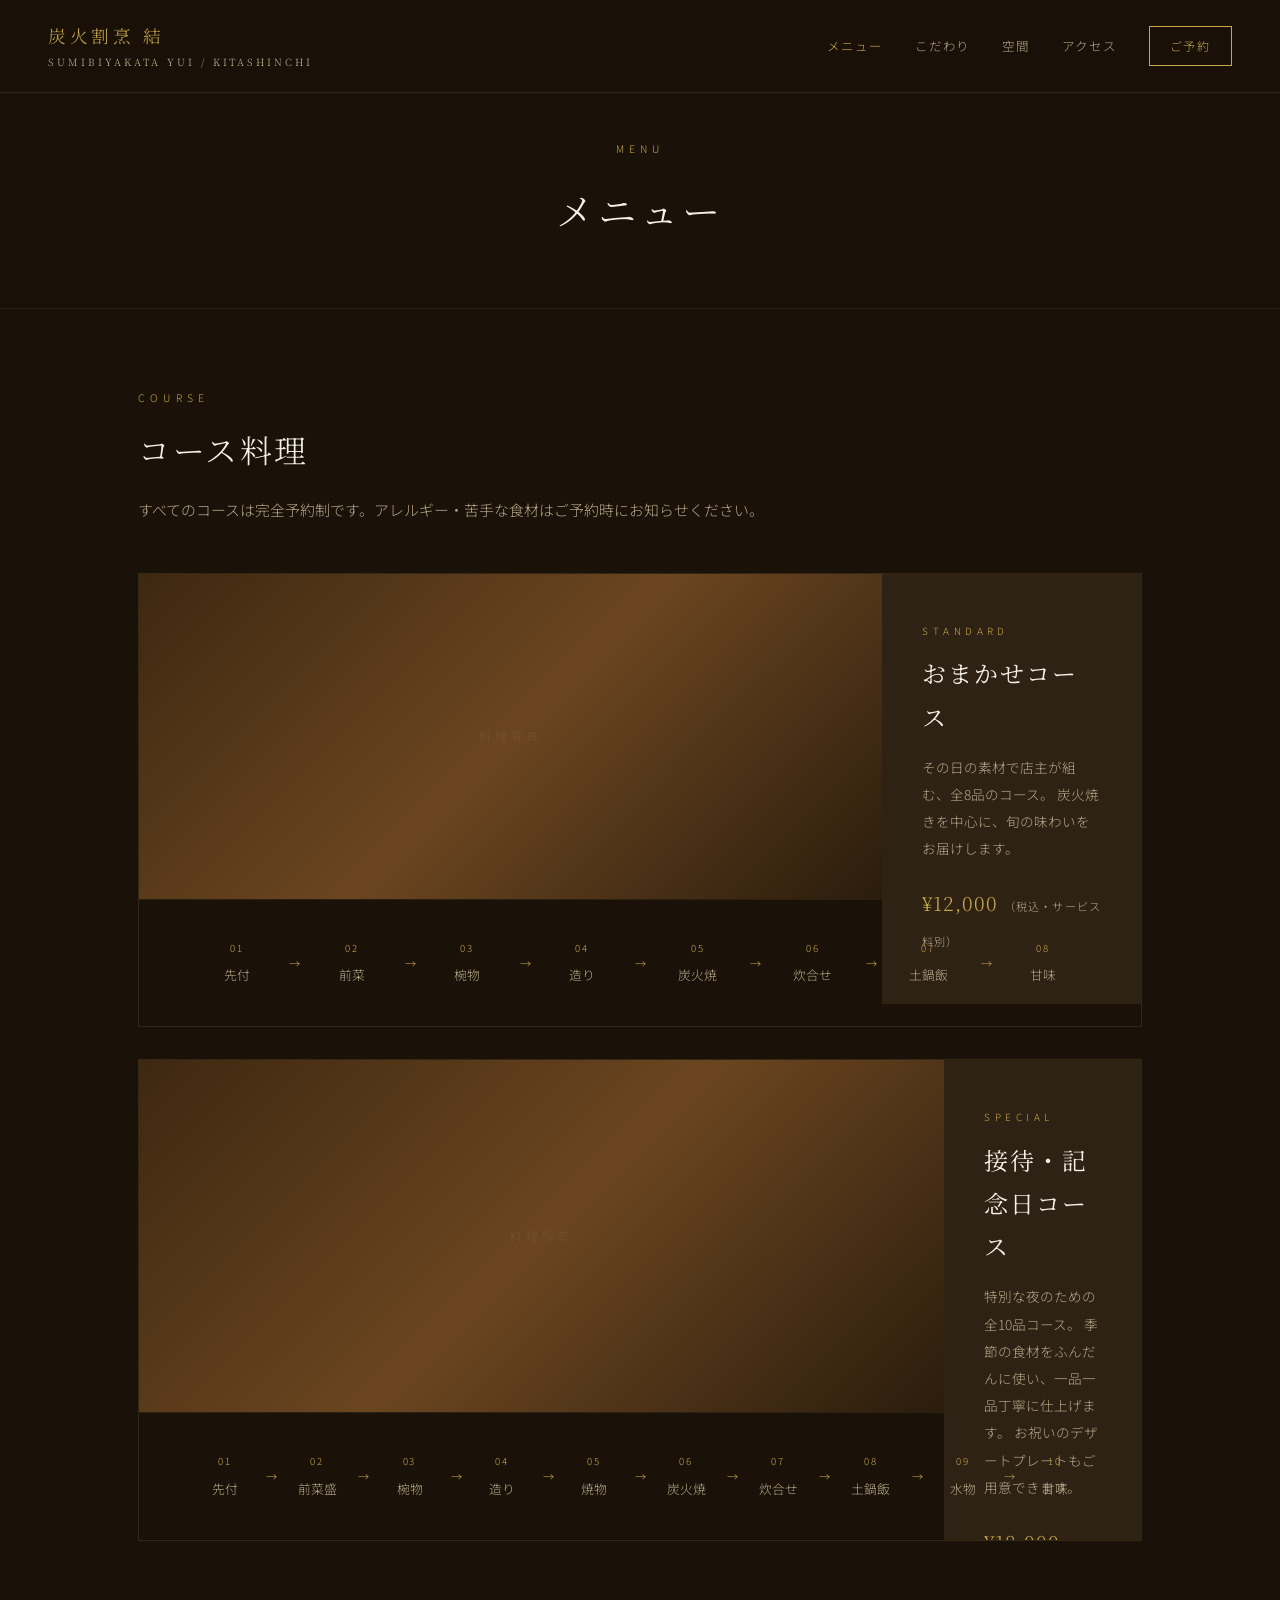
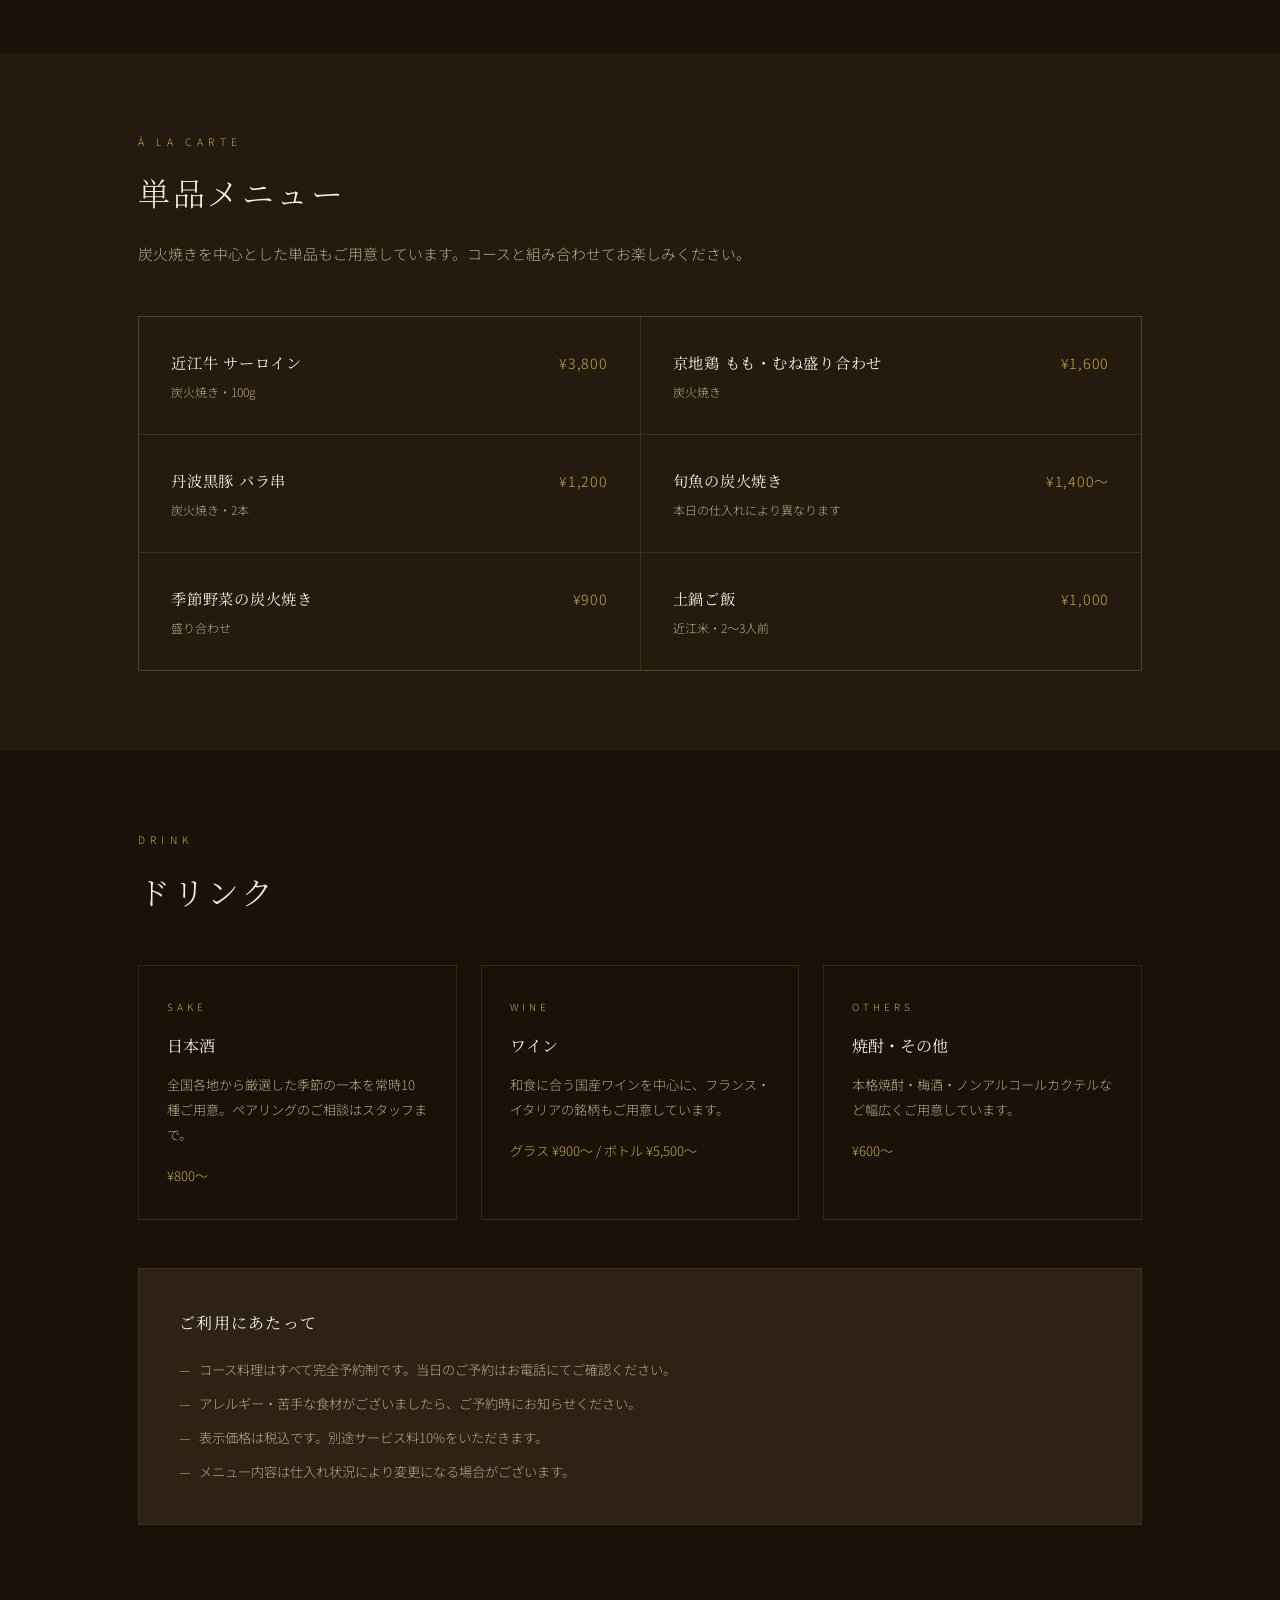
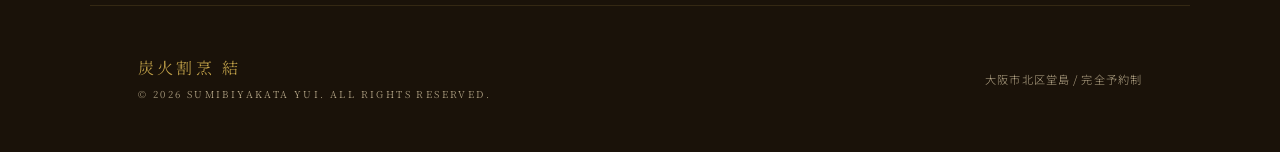
<file: menu.html>
<!DOCTYPE html>
<html lang="ja">
<head>
  <meta charset="UTF-8">
  <meta name="viewport" content="width=device-width, initial-scale=1.0">
  <title>メニュー | 炭火割烹 結</title>
  <link rel="preconnect" href="https://fonts.googleapis.com">
  <link rel="preconnect" href="https://fonts.gstatic.com" crossorigin>
  <link href="https://fonts.googleapis.com/css2?family=Noto+Serif+JP:wght@300;400;600&family=Noto+Sans+JP:wght@300;400&display=swap" rel="stylesheet">
  <link rel="stylesheet" href="style.css">
  <style>
    /* ── コース ── */
    .course-block {
      border: 1px solid rgba(201,168,76,0.15);
      margin-bottom: 32px;
      overflow: hidden;
    }
    .course-header {
      display: grid;
      grid-template-columns: 2fr 1fr;
      gap: 0;
    }
    .course-img {
      aspect-ratio: 16/7;
      background: linear-gradient(135deg, #3d2810 0%, #6b4520 50%, #2a1c0c 100%);
      position: relative;
    }
    .course-img::after {
      content: '料理写真';
      position: absolute;
      inset: 0;
      display: flex;
      align-items: center;
      justify-content: center;
      color: rgba(255,255,255,0.08);
      font-size: 0.75rem;
      letter-spacing: 0.3em;
    }
    .course-info {
      padding: 48px 40px;
      background: var(--bg-light);
      display: flex;
      flex-direction: column;
      justify-content: center;
    }
    .course-tag {
      font-size: 0.62rem;
      letter-spacing: 0.45em;
      color: var(--gold);
      margin-bottom: 12px;
    }
    .course-name {
      font-family: var(--serif);
      font-size: 1.5rem;
      font-weight: 400;
      letter-spacing: 0.08em;
      margin-bottom: 16px;
    }
    .course-desc {
      font-size: 0.85rem;
      color: var(--text-muted);
      line-height: 2;
      margin-bottom: 24px;
    }
    .course-price {
      font-family: var(--serif);
      font-size: 1.2rem;
      color: var(--gold);
      letter-spacing: 0.05em;
    }
    .course-price small {
      font-size: 0.7rem;
      color: var(--text-muted);
      letter-spacing: 0.1em;
      font-family: var(--sans);
    }
    .course-body {
      padding: 40px;
      border-top: 1px solid rgba(201,168,76,0.1);
    }
    .course-flow {
      display: flex;
      gap: 0;
      flex-wrap: wrap;
    }
    .course-flow-item {
      text-align: center;
      padding: 0 24px;
      position: relative;
      flex: 1;
      min-width: 80px;
    }
    .course-flow-item::after {
      content: '→';
      position: absolute;
      right: -6px;
      top: 50%;
      transform: translateY(-50%);
      color: var(--gold);
      font-size: 0.7rem;
    }
    .course-flow-item:last-child::after { display: none; }
    .flow-num {
      font-size: 0.6rem;
      letter-spacing: 0.2em;
      color: var(--gold);
      margin-bottom: 6px;
    }
    .flow-name {
      font-size: 0.8rem;
      color: var(--text-muted);
    }

    /* ── 単品 ── */
    .alacarte-section {
      background: var(--bg-mid);
      padding: 80px 0;
    }
    .alacarte-grid {
      display: grid;
      grid-template-columns: repeat(2, 1fr);
      gap: 1px;
      background: rgba(201,168,76,0.15);
      border: 1px solid rgba(201,168,76,0.15);
      margin-top: 48px;
    }
    .alacarte-item {
      background: var(--bg-mid);
      padding: 32px;
      display: flex;
      justify-content: space-between;
      align-items: baseline;
      gap: 16px;
    }
    .alacarte-name {
      font-family: var(--serif);
      font-size: 0.95rem;
      font-weight: 400;
      letter-spacing: 0.05em;
    }
    .alacarte-sub {
      font-size: 0.75rem;
      color: var(--text-muted);
      margin-top: 4px;
    }
    .alacarte-price {
      font-size: 0.88rem;
      color: var(--gold);
      flex-shrink: 0;
      letter-spacing: 0.05em;
    }

    /* ── ドリンク ── */
    .drink-grid {
      display: grid;
      grid-template-columns: repeat(3, 1fr);
      gap: 24px;
      margin-top: 48px;
    }
    .drink-card {
      border: 1px solid rgba(201,168,76,0.15);
      padding: 32px 28px;
    }
    .drink-category {
      font-size: 0.62rem;
      letter-spacing: 0.4em;
      color: var(--gold);
      margin-bottom: 16px;
    }
    .drink-card h3 {
      font-family: var(--serif);
      font-size: 1rem;
      font-weight: 400;
      margin-bottom: 12px;
    }
    .drink-card p {
      font-size: 0.82rem;
      color: var(--text-muted);
      line-height: 1.9;
      margin-bottom: 16px;
    }
    .drink-price {
      font-size: 0.82rem;
      color: var(--gold);
    }

    /* ── 注意事項 ── */
    .notes {
      background: var(--bg-light);
      border: 1px solid rgba(201,168,76,0.1);
      padding: 40px;
      margin-top: 48px;
    }
    .notes h3 {
      font-family: var(--serif);
      font-size: 1rem;
      font-weight: 400;
      margin-bottom: 20px;
      letter-spacing: 0.08em;
    }
    .notes ul {
      list-style: none;
      display: flex;
      flex-direction: column;
      gap: 10px;
    }
    .notes li {
      font-size: 0.83rem;
      color: var(--text-muted);
      padding-left: 20px;
      position: relative;
    }
    .notes li::before {
      content: '—';
      position: absolute;
      left: 0;
      color: var(--gold);
    }

    @media (max-width: 768px) {
      .course-header { grid-template-columns: 1fr; }
      .course-img { display: none; }
      .alacarte-grid { grid-template-columns: 1fr; }
      .drink-grid { grid-template-columns: 1fr; }
    }
  </style>
</head>
<body>

<header>
  <a href="index.html" class="logo">
    炭火割烹 結
    <span>SUMIBIYAKATA YUI / KITASHINCHI</span>
  </a>
  <nav>
    <a href="menu.html" class="active">メニュー</a>
    <a href="about.html">こだわり</a>
    <a href="space.html">空間</a>
    <a href="access.html">アクセス</a>
    <a href="access.html" class="btn-reserve">ご予約</a>
  </nav>
</header>

<div class="page-hero">
  <span class="section-label">MENU</span>
  <h1>メニュー</h1>
</div>

<!-- コース -->
<div class="section-block">
  <div class="reveal">
    <span class="section-label">COURSE</span>
    <h2 class="section-title">コース料理</h2>
    <p class="section-text">
      すべてのコースは完全予約制です。アレルギー・苦手な食材はご予約時にお知らせください。
    </p>
  </div>

  <div style="margin-top: 48px;">
    <div class="course-block reveal">
      <div class="course-header">
        <div class="course-img"></div>
        <div class="course-info">
          <div class="course-tag">STANDARD</div>
          <div class="course-name">おまかせコース</div>
          <p class="course-desc">
            その日の素材で店主が組む、全8品のコース。
            炭火焼きを中心に、旬の味わいをお届けします。
          </p>
          <div class="course-price">¥12,000 <small>（税込・サービス料別）</small></div>
        </div>
      </div>
      <div class="course-body">
        <div class="course-flow">
          <div class="course-flow-item"><div class="flow-num">01</div><div class="flow-name">先付</div></div>
          <div class="course-flow-item"><div class="flow-num">02</div><div class="flow-name">前菜</div></div>
          <div class="course-flow-item"><div class="flow-num">03</div><div class="flow-name">椀物</div></div>
          <div class="course-flow-item"><div class="flow-num">04</div><div class="flow-name">造り</div></div>
          <div class="course-flow-item"><div class="flow-num">05</div><div class="flow-name">炭火焼</div></div>
          <div class="course-flow-item"><div class="flow-num">06</div><div class="flow-name">炊合せ</div></div>
          <div class="course-flow-item"><div class="flow-num">07</div><div class="flow-name">土鍋飯</div></div>
          <div class="course-flow-item"><div class="flow-num">08</div><div class="flow-name">甘味</div></div>
        </div>
      </div>
    </div>

    <div class="course-block reveal">
      <div class="course-header">
        <div class="course-img"></div>
        <div class="course-info">
          <div class="course-tag">SPECIAL</div>
          <div class="course-name">接待・記念日コース</div>
          <p class="course-desc">
            特別な夜のための全10品コース。
            季節の食材をふんだんに使い、一品一品丁寧に仕上げます。
            お祝いのデザートプレートもご用意できます。
          </p>
          <div class="course-price">¥18,000 <small>（税込・サービス料別）</small></div>
        </div>
      </div>
      <div class="course-body">
        <div class="course-flow">
          <div class="course-flow-item"><div class="flow-num">01</div><div class="flow-name">先付</div></div>
          <div class="course-flow-item"><div class="flow-num">02</div><div class="flow-name">前菜盛</div></div>
          <div class="course-flow-item"><div class="flow-num">03</div><div class="flow-name">椀物</div></div>
          <div class="course-flow-item"><div class="flow-num">04</div><div class="flow-name">造り</div></div>
          <div class="course-flow-item"><div class="flow-num">05</div><div class="flow-name">焼物</div></div>
          <div class="course-flow-item"><div class="flow-num">06</div><div class="flow-name">炭火焼</div></div>
          <div class="course-flow-item"><div class="flow-num">07</div><div class="flow-name">炊合せ</div></div>
          <div class="course-flow-item"><div class="flow-num">08</div><div class="flow-name">土鍋飯</div></div>
          <div class="course-flow-item"><div class="flow-num">09</div><div class="flow-name">水物</div></div>
          <div class="course-flow-item"><div class="flow-num">10</div><div class="flow-name">甘味</div></div>
        </div>
      </div>
    </div>
  </div>
</div>

<!-- 単品 -->
<div class="alacarte-section">
  <div class="container">
    <div class="reveal">
      <span class="section-label">À LA CARTE</span>
      <h2 class="section-title">単品メニュー</h2>
      <p class="section-text">炭火焼きを中心とした単品もご用意しています。コースと組み合わせてお楽しみください。</p>
    </div>
    <div class="alacarte-grid reveal">
      <div class="alacarte-item">
        <div><div class="alacarte-name">近江牛 サーロイン</div><div class="alacarte-sub">炭火焼き・100g</div></div>
        <div class="alacarte-price">¥3,800</div>
      </div>
      <div class="alacarte-item">
        <div><div class="alacarte-name">京地鶏 もも・むね盛り合わせ</div><div class="alacarte-sub">炭火焼き</div></div>
        <div class="alacarte-price">¥1,600</div>
      </div>
      <div class="alacarte-item">
        <div><div class="alacarte-name">丹波黒豚 バラ串</div><div class="alacarte-sub">炭火焼き・2本</div></div>
        <div class="alacarte-price">¥1,200</div>
      </div>
      <div class="alacarte-item">
        <div><div class="alacarte-name">旬魚の炭火焼き</div><div class="alacarte-sub">本日の仕入れにより異なります</div></div>
        <div class="alacarte-price">¥1,400〜</div>
      </div>
      <div class="alacarte-item">
        <div><div class="alacarte-name">季節野菜の炭火焼き</div><div class="alacarte-sub">盛り合わせ</div></div>
        <div class="alacarte-price">¥900</div>
      </div>
      <div class="alacarte-item">
        <div><div class="alacarte-name">土鍋ご飯</div><div class="alacarte-sub">近江米・2〜3人前</div></div>
        <div class="alacarte-price">¥1,000</div>
      </div>
    </div>
  </div>
</div>

<!-- ドリンク -->
<div class="section-block">
  <div class="reveal">
    <span class="section-label">DRINK</span>
    <h2 class="section-title">ドリンク</h2>
  </div>
  <div class="drink-grid">
    <div class="drink-card reveal">
      <div class="drink-category">SAKE</div>
      <h3>日本酒</h3>
      <p>全国各地から厳選した季節の一本を常時10種ご用意。ペアリングのご相談はスタッフまで。</p>
      <div class="drink-price">¥800〜</div>
    </div>
    <div class="drink-card reveal">
      <div class="drink-category">WINE</div>
      <h3>ワイン</h3>
      <p>和食に合う国産ワインを中心に、フランス・イタリアの銘柄もご用意しています。</p>
      <div class="drink-price">グラス ¥900〜 / ボトル ¥5,500〜</div>
    </div>
    <div class="drink-card reveal">
      <div class="drink-category">OTHERS</div>
      <h3>焼酎・その他</h3>
      <p>本格焼酎・梅酒・ノンアルコールカクテルなど幅広くご用意しています。</p>
      <div class="drink-price">¥600〜</div>
    </div>
  </div>

  <div class="notes reveal">
    <h3>ご利用にあたって</h3>
    <ul>
      <li>コース料理はすべて完全予約制です。当日のご予約はお電話にてご確認ください。</li>
      <li>アレルギー・苦手な食材がございましたら、ご予約時にお知らせください。</li>
      <li>表示価格は税込です。別途サービス料10%をいただきます。</li>
      <li>メニュー内容は仕入れ状況により変更になる場合がございます。</li>
    </ul>
  </div>
</div>

<footer>
  <div class="footer-logo">
    炭火割烹 結
    <span>© 2026 SUMIBIYAKATA YUI. ALL RIGHTS RESERVED.</span>
  </div>
  <div class="footer-copy">大阪市北区堂島 / 完全予約制</div>
</footer>

<script>
  const reveals = document.querySelectorAll('.reveal');
  const observer = new IntersectionObserver((entries) => {
    entries.forEach(entry => {
      if (entry.isIntersecting) { entry.target.classList.add('visible'); observer.unobserve(entry.target); }
    });
  }, { threshold: 0.08 });
  reveals.forEach(el => observer.observe(el));
</script>
</body>
</html>
</file>
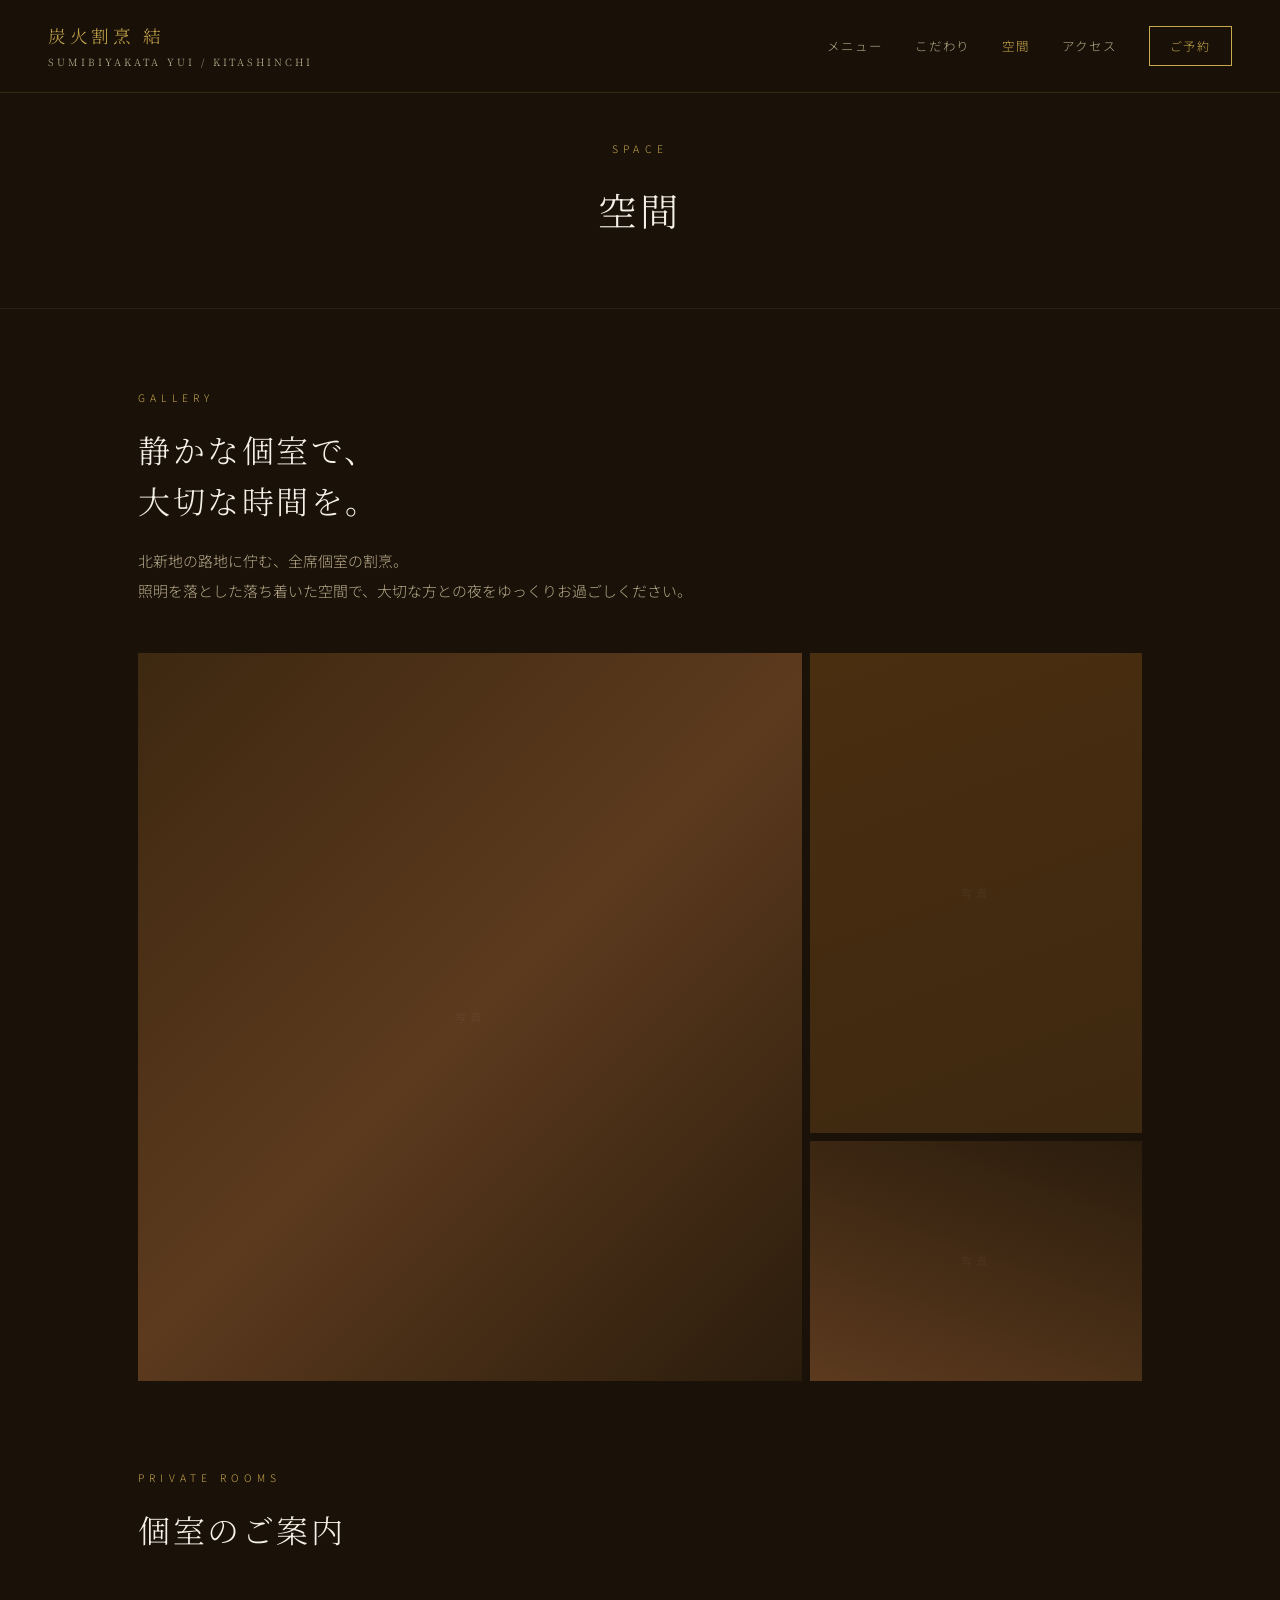
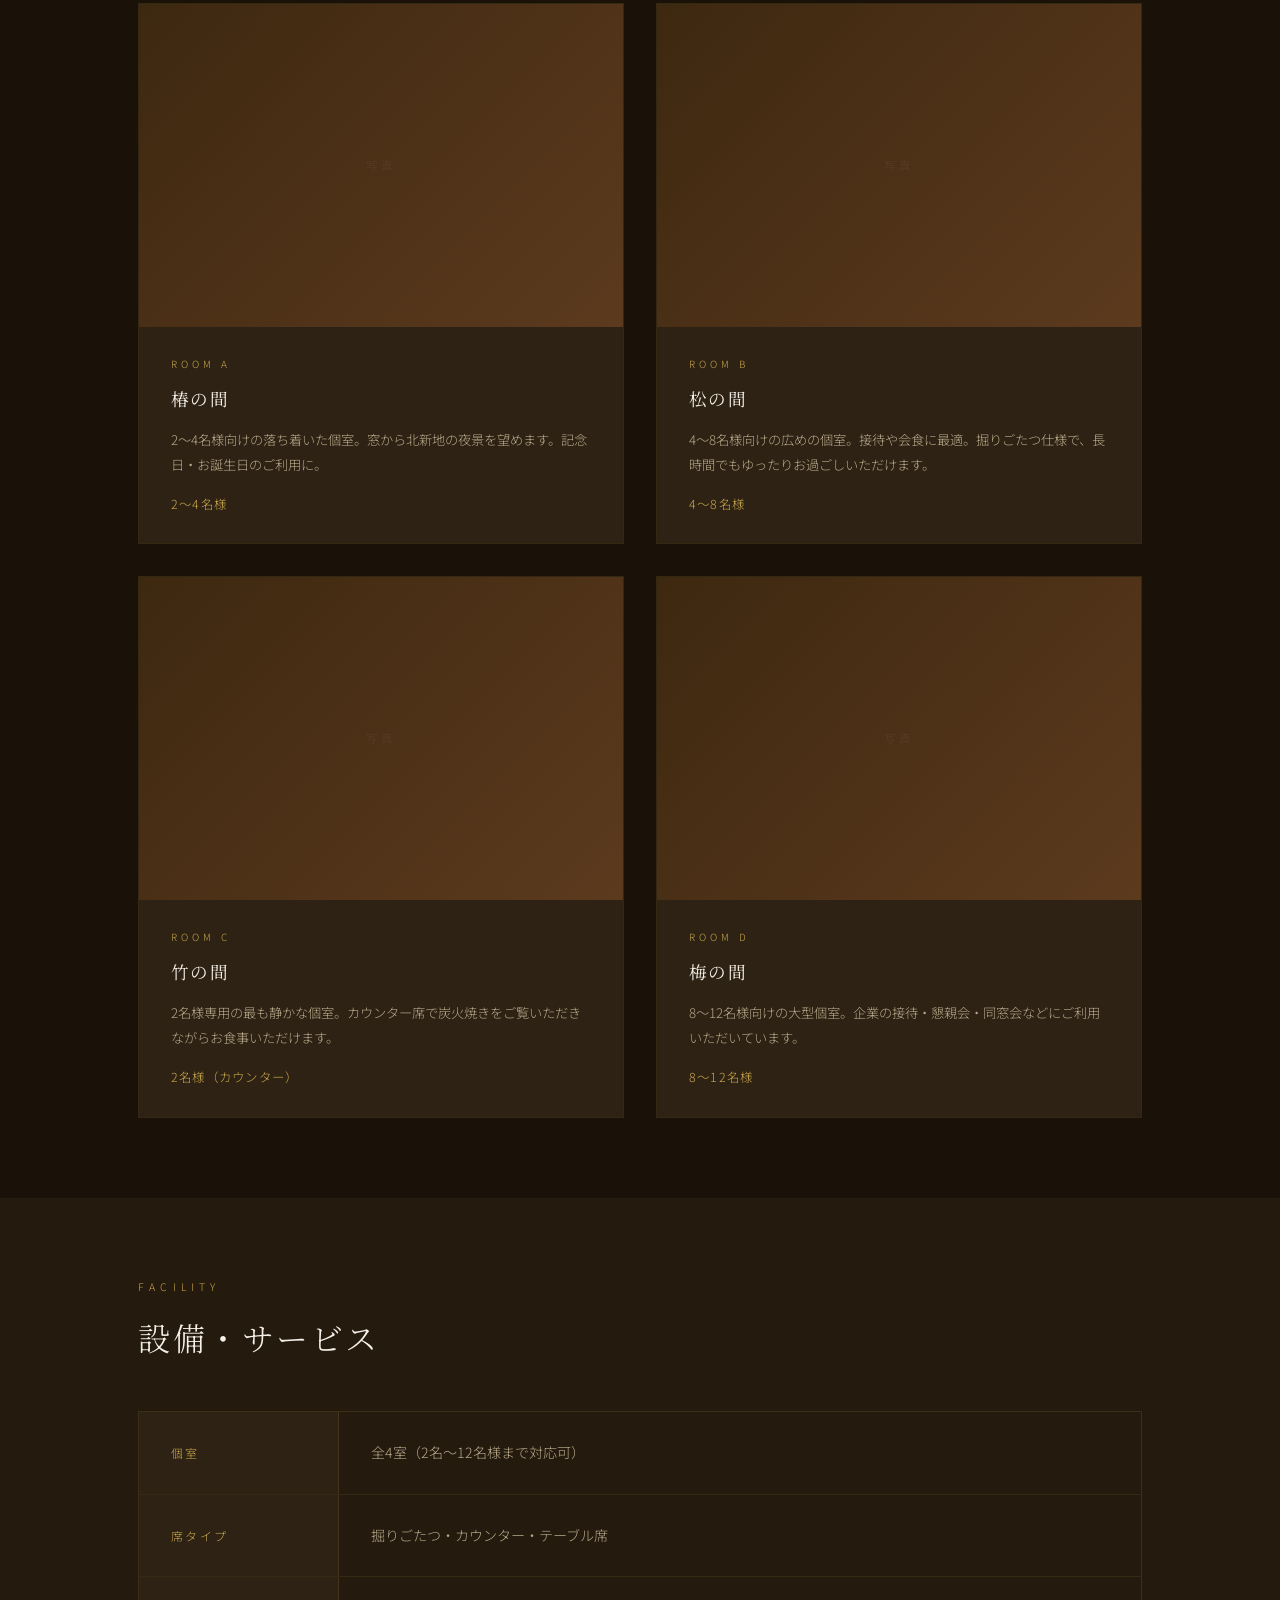
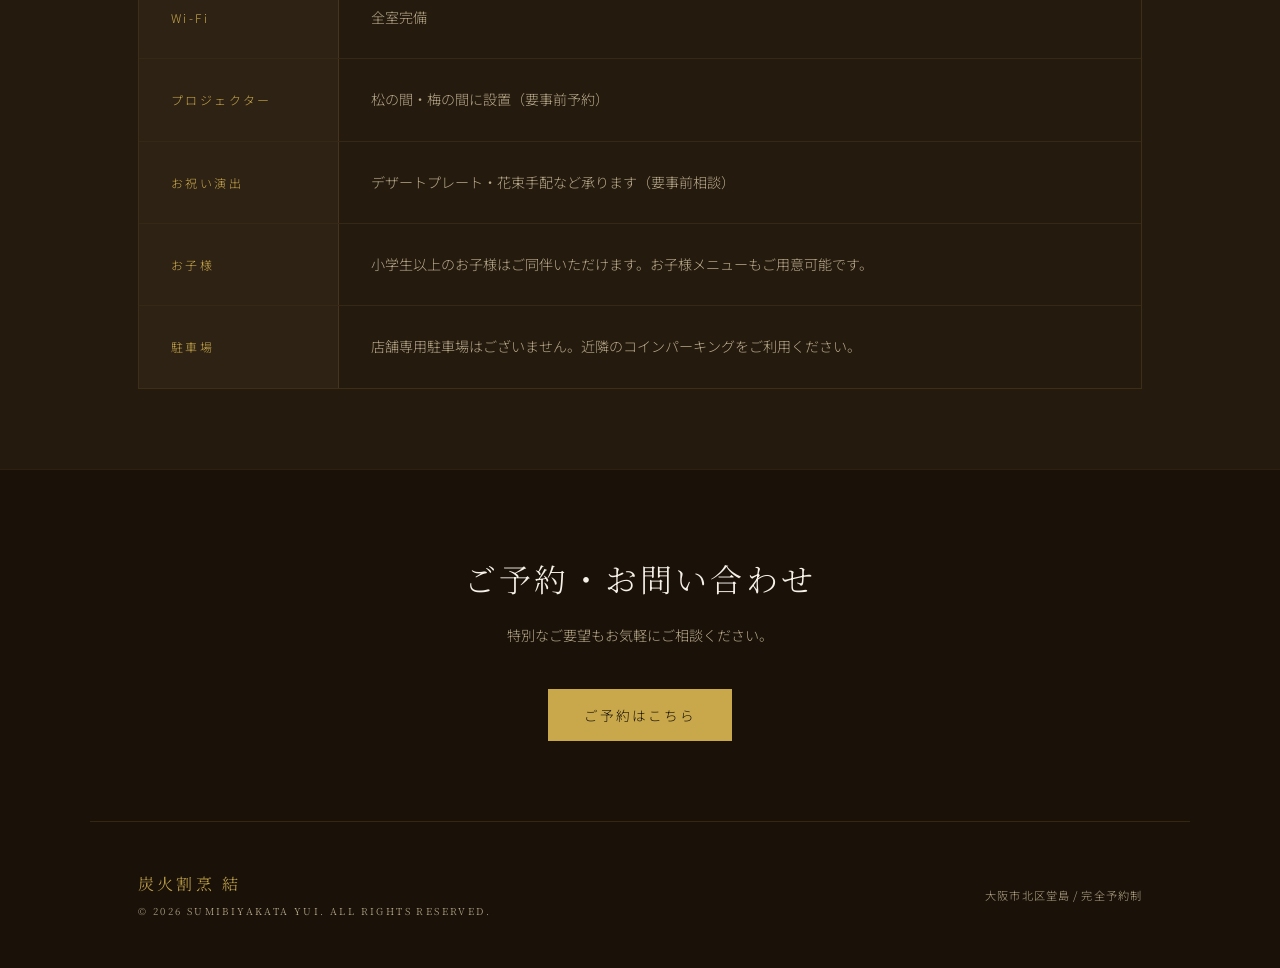
<file: space.html>
<!DOCTYPE html>
<html lang="ja">
<head>
  <meta charset="UTF-8">
  <meta name="viewport" content="width=device-width, initial-scale=1.0">
  <title>空間 | 炭火割烹 結</title>
  <link rel="preconnect" href="https://fonts.googleapis.com">
  <link rel="preconnect" href="https://fonts.gstatic.com" crossorigin>
  <link href="https://fonts.googleapis.com/css2?family=Noto+Serif+JP:wght@300;400;600&family=Noto+Sans+JP:wght@300;400&display=swap" rel="stylesheet">
  <link rel="stylesheet" href="style.css">
  <style>
    /* ── メインギャラリー ── */
    .gallery-main {
      display: grid;
      grid-template-columns: 2fr 1fr;
      grid-template-rows: 480px 240px;
      gap: 8px;
      margin-top: 48px;
    }
    .gallery-img {
      background: linear-gradient(135deg, #3d2810 0%, #5c3a1e 50%, #2a1c0c 100%);
      position: relative;
      overflow: hidden;
    }
    .gallery-img:nth-child(2) { background: linear-gradient(160deg, #4a2e10, #3d2810); }
    .gallery-img:nth-child(3) { background: linear-gradient(200deg, #2a1c0c, #5c3a1e); }
    .gallery-img:nth-child(4) { background: linear-gradient(135deg, #3d2810, #6b4520); }
    .gallery-img:nth-child(5) { background: linear-gradient(100deg, #5c3a1e, #2a1c0c); }
    .gallery-img:first-child {
      grid-row: span 2;
    }
    .gallery-img::after {
      content: '写真';
      position: absolute;
      inset: 0;
      display: flex;
      align-items: center;
      justify-content: center;
      color: rgba(255,255,255,0.07);
      font-size: 0.72rem;
      letter-spacing: 0.3em;
    }

    /* ── 室内紹介 ── */
    .room-grid {
      display: grid;
      grid-template-columns: repeat(2, 1fr);
      gap: 32px;
      margin-top: 48px;
    }
    .room-card {
      border: 1px solid rgba(201,168,76,0.15);
      overflow: hidden;
    }
    .room-img {
      aspect-ratio: 3/2;
      background: linear-gradient(135deg, #3d2810, #5c3a1e);
      position: relative;
    }
    .room-img::after {
      content: '写真';
      position: absolute;
      inset: 0;
      display: flex;
      align-items: center;
      justify-content: center;
      color: rgba(255,255,255,0.07);
      font-size: 0.72rem;
      letter-spacing: 0.3em;
    }
    .room-info {
      padding: 28px 32px;
      background: var(--bg-light);
    }
    .room-tag {
      font-size: 0.62rem;
      letter-spacing: 0.4em;
      color: var(--gold);
      margin-bottom: 10px;
    }
    .room-info h3 {
      font-family: var(--serif);
      font-size: 1.1rem;
      font-weight: 400;
      margin-bottom: 12px;
      letter-spacing: 0.08em;
    }
    .room-info p {
      font-size: 0.83rem;
      color: var(--text-muted);
      line-height: 1.9;
    }
    .room-capacity {
      margin-top: 16px;
      font-size: 0.78rem;
      color: var(--gold);
      letter-spacing: 0.1em;
    }

    /* ── こだわり詳細 ── */
    .detail-bg {
      background: var(--bg-mid);
      padding: 80px 0;
    }
    .detail-list {
      display: flex;
      flex-direction: column;
      gap: 0;
      margin-top: 48px;
      border: 1px solid rgba(201,168,76,0.15);
    }
    .detail-item {
      display: grid;
      grid-template-columns: 200px 1fr;
      gap: 0;
      border-bottom: 1px solid rgba(201,168,76,0.1);
    }
    .detail-item:last-child { border-bottom: none; }
    .detail-key {
      padding: 28px 32px;
      background: var(--bg-light);
      font-size: 0.75rem;
      letter-spacing: 0.2em;
      color: var(--gold);
      border-right: 1px solid rgba(201,168,76,0.15);
      display: flex;
      align-items: center;
    }
    .detail-val {
      padding: 28px 32px;
      font-size: 0.88rem;
      color: var(--text-muted);
      line-height: 1.8;
    }

    /* ── CTAバナー ── */
    .cta-banner {
      text-align: center;
      padding: 80px 48px;
      border-top: 1px solid rgba(201,168,76,0.1);
    }
    .cta-banner h2 {
      font-family: var(--serif);
      font-size: clamp(1.4rem, 2.5vw, 2rem);
      font-weight: 300;
      letter-spacing: 0.1em;
      margin-bottom: 16px;
    }
    .cta-banner p {
      font-size: 0.88rem;
      color: var(--text-muted);
      margin-bottom: 40px;
    }

    @media (max-width: 768px) {
      .gallery-main { grid-template-columns: 1fr; grid-template-rows: auto; }
      .gallery-img { aspect-ratio: 3/2; }
      .gallery-img:first-child { grid-row: span 1; }
      .room-grid { grid-template-columns: 1fr; }
      .detail-item { grid-template-columns: 1fr; }
      .detail-key { border-right: none; border-bottom: 1px solid rgba(201,168,76,0.15); }
    }
  </style>
</head>
<body>

<header>
  <a href="index.html" class="logo">
    炭火割烹 結
    <span>SUMIBIYAKATA YUI / KITASHINCHI</span>
  </a>
  <nav>
    <a href="menu.html">メニュー</a>
    <a href="about.html">こだわり</a>
    <a href="space.html" class="active">空間</a>
    <a href="access.html">アクセス</a>
    <a href="access.html" class="btn-reserve">ご予約</a>
  </nav>
</header>

<div class="page-hero">
  <span class="section-label">SPACE</span>
  <h1>空間</h1>
</div>

<!-- ギャラリー -->
<div class="section-block">
  <div class="reveal">
    <span class="section-label">GALLERY</span>
    <h2 class="section-title">
      静かな個室で、<br>大切な時間を。
    </h2>
    <p class="section-text">
      北新地の路地に佇む、全席個室の割烹。<br>
      照明を落とした落ち着いた空間で、大切な方との夜をゆっくりお過ごしください。
    </p>
  </div>
  <div class="gallery-main reveal">
    <div class="gallery-img"></div>
    <div class="gallery-img"></div>
    <div class="gallery-img"></div>
    <div class="gallery-img"></div>
    <div class="gallery-img"></div>
  </div>
</div>

<!-- 個室紹介 -->
<div class="section-block" style="padding-top: 0;">
  <div class="reveal">
    <span class="section-label">PRIVATE ROOMS</span>
    <h2 class="section-title">個室のご案内</h2>
  </div>
  <div class="room-grid">
    <div class="room-card reveal">
      <div class="room-img"></div>
      <div class="room-info">
        <div class="room-tag">ROOM A</div>
        <h3>椿の間</h3>
        <p>2〜4名様向けの落ち着いた個室。窓から北新地の夜景を望めます。記念日・お誕生日のご利用に。</p>
        <div class="room-capacity">2〜4名様</div>
      </div>
    </div>
    <div class="room-card reveal">
      <div class="room-img"></div>
      <div class="room-info">
        <div class="room-tag">ROOM B</div>
        <h3>松の間</h3>
        <p>4〜8名様向けの広めの個室。接待や会食に最適。掘りごたつ仕様で、長時間でもゆったりお過ごしいただけます。</p>
        <div class="room-capacity">4〜8名様</div>
      </div>
    </div>
    <div class="room-card reveal">
      <div class="room-img"></div>
      <div class="room-info">
        <div class="room-tag">ROOM C</div>
        <h3>竹の間</h3>
        <p>2名様専用の最も静かな個室。カウンター席で炭火焼きをご覧いただきながらお食事いただけます。</p>
        <div class="room-capacity">2名様（カウンター）</div>
      </div>
    </div>
    <div class="room-card reveal">
      <div class="room-img"></div>
      <div class="room-info">
        <div class="room-tag">ROOM D</div>
        <h3>梅の間</h3>
        <p>8〜12名様向けの大型個室。企業の接待・懇親会・同窓会などにご利用いただいています。</p>
        <div class="room-capacity">8〜12名様</div>
      </div>
    </div>
  </div>
</div>

<!-- 設備詳細 -->
<div class="detail-bg">
  <div class="container">
    <div class="reveal">
      <span class="section-label">FACILITY</span>
      <h2 class="section-title">設備・サービス</h2>
    </div>
    <div class="detail-list reveal">
      <div class="detail-item">
        <div class="detail-key">個室</div>
        <div class="detail-val">全4室（2名〜12名様まで対応可）</div>
      </div>
      <div class="detail-item">
        <div class="detail-key">席タイプ</div>
        <div class="detail-val">掘りごたつ・カウンター・テーブル席</div>
      </div>
      <div class="detail-item">
        <div class="detail-key">Wi-Fi</div>
        <div class="detail-val">全室完備</div>
      </div>
      <div class="detail-item">
        <div class="detail-key">プロジェクター</div>
        <div class="detail-val">松の間・梅の間に設置（要事前予約）</div>
      </div>
      <div class="detail-item">
        <div class="detail-key">お祝い演出</div>
        <div class="detail-val">デザートプレート・花束手配など承ります（要事前相談）</div>
      </div>
      <div class="detail-item">
        <div class="detail-key">お子様</div>
        <div class="detail-val">小学生以上のお子様はご同伴いただけます。お子様メニューもご用意可能です。</div>
      </div>
      <div class="detail-item">
        <div class="detail-key">駐車場</div>
        <div class="detail-val">店舗専用駐車場はございません。近隣のコインパーキングをご利用ください。</div>
      </div>
    </div>
  </div>
</div>

<!-- CTA -->
<div class="cta-banner reveal">
  <h2>ご予約・お問い合わせ</h2>
  <p>特別なご要望もお気軽にご相談ください。</p>
  <a href="access.html" class="btn-primary">ご予約はこちら</a>
</div>

<footer>
  <div class="footer-logo">
    炭火割烹 結
    <span>© 2026 SUMIBIYAKATA YUI. ALL RIGHTS RESERVED.</span>
  </div>
  <div class="footer-copy">大阪市北区堂島 / 完全予約制</div>
</footer>

<script>
  const reveals = document.querySelectorAll('.reveal');
  const observer = new IntersectionObserver((entries) => {
    entries.forEach(entry => {
      if (entry.isIntersecting) { entry.target.classList.add('visible'); observer.unobserve(entry.target); }
    });
  }, { threshold: 0.08 });
  reveals.forEach(el => observer.observe(el));
</script>
</body>
</html>
</file>
<file: style.css>
*, *::before, *::after { box-sizing: border-box; margin: 0; padding: 0; }

:root {
  --bg: #1a1209;
  --bg-mid: #241a0e;
  --bg-light: #2e2214;
  --text: #f5f0e8;
  --text-muted: #b8a98a;
  --gold: #c9a84c;
  --gold-light: #e2c87a;
  --serif: 'Noto Serif JP', serif;
  --sans: 'Noto Sans JP', sans-serif;
}

html { scroll-behavior: smooth; }

body {
  background: var(--bg);
  color: var(--text);
  font-family: var(--sans);
  font-weight: 300;
  line-height: 1.8;
}

/* ── ヘッダー ── */
header {
  position: fixed;
  top: 0; left: 0; right: 0;
  z-index: 100;
  display: flex;
  align-items: center;
  justify-content: space-between;
  padding: 20px 48px;
  background: rgba(26,18,9,0.97);
  border-bottom: 1px solid rgba(201,168,76,0.15);
}
.logo {
  font-family: var(--serif);
  font-size: 1.1rem;
  letter-spacing: 0.2em;
  color: var(--gold);
  text-decoration: none;
}
.logo span {
  display: block;
  font-size: 0.62rem;
  color: var(--text-muted);
  letter-spacing: 0.3em;
  margin-top: 2px;
}
nav {
  display: flex;
  gap: 32px;
  align-items: center;
}
nav a {
  color: var(--text-muted);
  text-decoration: none;
  font-size: 0.78rem;
  letter-spacing: 0.15em;
  transition: color 0.2s;
}
nav a:hover, nav a.active { color: var(--gold); }
.btn-reserve {
  background: transparent;
  border: 1px solid var(--gold);
  color: var(--gold) !important;
  padding: 8px 20px;
  font-size: 0.75rem;
  letter-spacing: 0.15em;
  cursor: pointer;
  text-decoration: none;
  transition: all 0.2s;
}
.btn-reserve:hover {
  background: var(--gold);
  color: var(--bg) !important;
}

/* ── フッター ── */
footer {
  border-top: 1px solid rgba(201,168,76,0.15);
  padding: 48px;
  display: flex;
  align-items: center;
  justify-content: space-between;
  max-width: 1100px;
  margin: 0 auto;
}
.footer-logo {
  font-family: var(--serif);
  font-size: 1rem;
  letter-spacing: 0.2em;
  color: var(--gold);
}
.footer-logo span {
  display: block;
  font-size: 0.6rem;
  color: var(--text-muted);
  letter-spacing: 0.25em;
  margin-top: 4px;
}
.footer-copy {
  font-size: 0.7rem;
  color: var(--text-muted);
  letter-spacing: 0.1em;
}

/* ── ページヒーロー（トップ以外） ── */
.page-hero {
  padding-top: 140px;
  padding-bottom: 64px;
  text-align: center;
  border-bottom: 1px solid rgba(201,168,76,0.1);
  margin-bottom: 0;
}
.page-hero .section-label {
  margin-bottom: 16px;
}
.page-hero h1 {
  font-family: var(--serif);
  font-size: clamp(1.8rem, 3vw, 2.8rem);
  font-weight: 300;
  letter-spacing: 0.1em;
}

/* ── 共通セクション ── */
.section-label {
  font-size: 0.65rem;
  letter-spacing: 0.5em;
  color: var(--gold);
  margin-bottom: 16px;
  display: block;
}
.section-title {
  font-family: var(--serif);
  font-size: clamp(1.5rem, 2.5vw, 2.2rem);
  font-weight: 300;
  letter-spacing: 0.08em;
  line-height: 1.6;
  margin-bottom: 20px;
}
.section-text {
  color: var(--text-muted);
  font-size: 0.93rem;
  line-height: 2;
}
.divider {
  width: 40px;
  height: 1px;
  background: var(--gold);
  margin: 20px 0;
}
.container {
  max-width: 1100px;
  margin: 0 auto;
  padding: 0 48px;
}
.section-block {
  padding: 80px 48px;
  max-width: 1100px;
  margin: 0 auto;
}

/* ── ボタン ── */
.btn-primary {
  display: inline-block;
  background: var(--gold);
  color: var(--bg);
  padding: 14px 36px;
  font-size: 0.85rem;
  letter-spacing: 0.15em;
  text-decoration: none;
  transition: background 0.2s;
  font-family: var(--sans);
}
.btn-primary:hover { background: var(--gold-light); }
.btn-outline {
  display: inline-block;
  border: 1px solid var(--gold);
  color: var(--gold);
  padding: 12px 32px;
  font-size: 0.82rem;
  letter-spacing: 0.15em;
  text-decoration: none;
  transition: all 0.2s;
}
.btn-outline:hover {
  background: var(--gold);
  color: var(--bg);
}

/* ── フェードイン ── */
.reveal {
  opacity: 0;
  transform: translateY(20px);
  transition: opacity 0.7s ease, transform 0.7s ease;
}
.reveal.visible {
  opacity: 1;
  transform: translateY(0);
}

/* ── レスポンシブ ── */
@media (max-width: 768px) {
  header { padding: 16px 24px; }
  nav { gap: 16px; }
  nav a:not(.btn-reserve) { display: none; }
  .section-block { padding: 60px 24px; }
  .container { padding: 0 24px; }
  footer { flex-direction: column; gap: 16px; text-align: center; padding: 40px 24px; }
}
</file>
